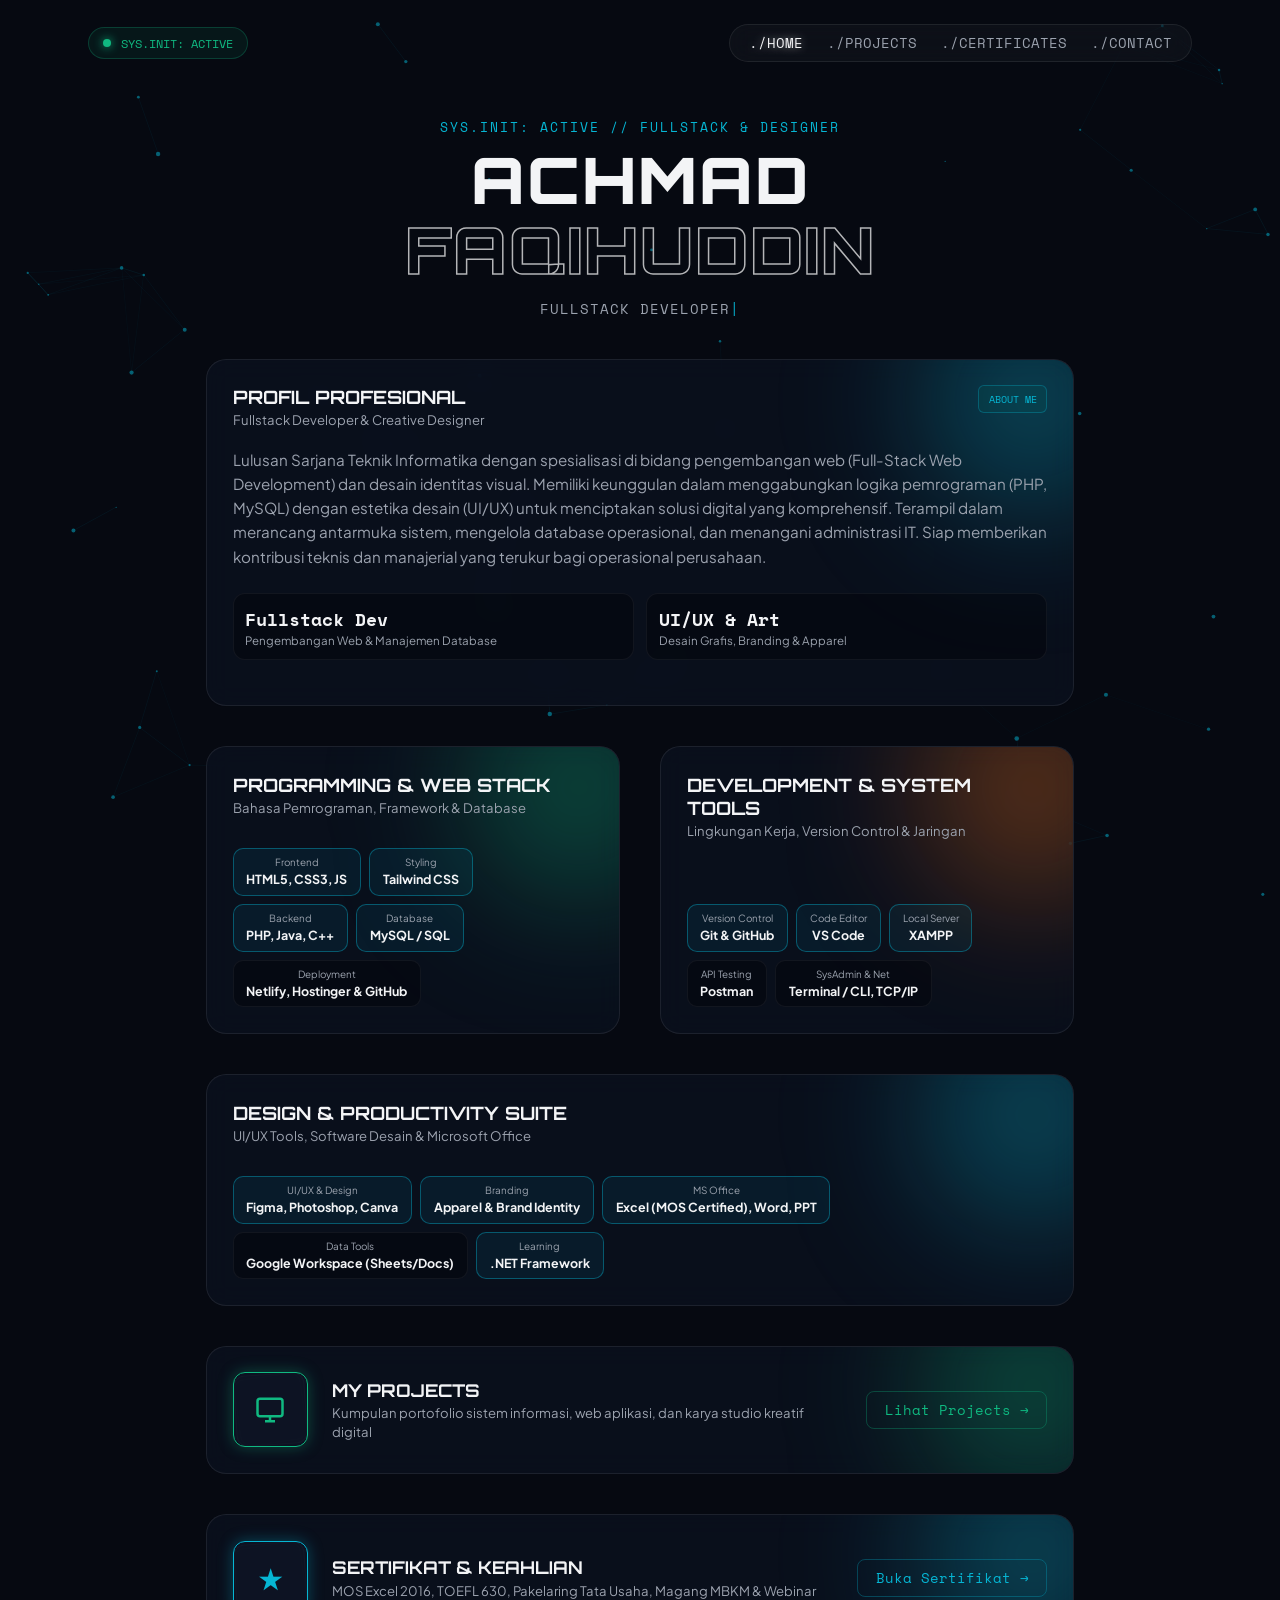
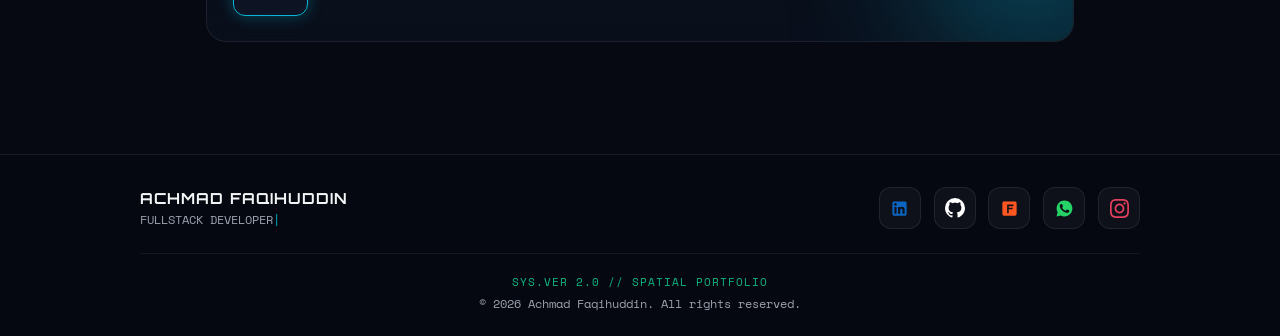
<file: index.html>
<!DOCTYPE html>
<html lang="id">
<head>
  <meta charset="UTF-8">
  <meta name="viewport" content="width=device-width, initial-scale=1.0">
  <title>Achmad Faqihuddin | Portfolio</title>
  <link rel="stylesheet" href="css/style.css">
  <link href="https://fonts.googleapis.com/css2?family=Orbitron:wght@500;700;900&family=Plus+Jakarta+Sans:wght@300;400;600;700&family=Space+Mono:wght@400;700&display=swap" rel="stylesheet">
</head>
<body>

  <!-- Background Cyber Canvas -->
  <canvas id="cyber-canvas"></canvas>

  <!-- Navigation Bar -->
  <header class="top-nav">
    <div class="sys-badge">
      <span class="pulse-dot"></span>
      <span class="sys-text">SYS.INIT: ACTIVE</span>
    </div>

    <nav class="nav-menu">
      <a href="index.html" class="nav-item active">./HOME</a>
      <a href="project.html" class="nav-item">./PROJECTS</a>
      <a href="sertifikat.html" class="nav-item">./CERTIFICATES</a>
      <a href="contact.html" class="nav-item">./CONTACT</a>
    </nav>
  </header>

  <!-- Main Container -->
  <main class="container">
    
    <!-- Hero Header -->
    <section class="hero-section">
      <div class="sub-status">SYS.INIT: ACTIVE // FULLSTACK & DESIGNER</div>
      <h1 class="main-title">
        <span class="solid-title">ACHMAD</span>
        <span class="stroke-title">FAQIHUDDIN</span>
      </h1>
      <p class="hero-desc">
  <span id="typing-text"></span><span class="typing-cursor">|</span>
</p>
    </section>

    <!-- SPATIAL GRID CONTAINER -->
    <section class="spatial-grid">

      <!-- 1. PROFIL CARD (FULL WIDTH) -->
      <div class="spatial-card grid-full-width" data-tilt data-tilt-max="5" data-tilt-speed="800">
        <div class="card-glow glow-cyan"></div>
        <div class="card-head">
          <div class="title-group">
            <h2>PROFIL PROFESIONAL</h2>
            <p>Fullstack Developer & Creative Designer</p>
          </div>
          <div class="gov-badge" style="color: var(--cyan-primary); border-color: rgba(6,182,212,0.3);">ABOUT ME</div>
        </div>
        <p style="color: var(--text-dim); line-height: 1.6; margin-bottom: 1.5rem; font-size: 0.95rem; z-index: 1;">
          Lulusan Sarjana Teknik Informatika dengan spesialisasi di bidang pengembangan web (Full-Stack Web
          Development) dan desain identitas visual. Memiliki keunggulan dalam menggabungkan logika pemrograman (PHP,
          MySQL) dengan estetika desain (UI/UX) untuk menciptakan solusi digital yang komprehensif. Terampil dalam
          merancang antarmuka sistem, mengelola database operasional, dan menangani administrasi IT. Siap memberikan
          kontribusi teknis dan manajerial yang terukur bagi operasional perusahaan.
        </p>
        <div class="stats-container">
          <div class="stat-box">
            <span class="stat-number">Fullstack Dev</span>
            <span class="stat-label">Pengembangan Web & Manajemen Database</span>
          </div>
          <div class="stat-box">
            <span class="stat-number">UI/UX & Art</span>
            <span class="stat-label">Desain Grafis, Branding & Apparel</span>
          </div>
        </div>
      </div>

      <!-- 2. PROGRAMMING & WEB STACK (KOLOM KIRI) -->
      <div class="spatial-card" data-tilt>
        <div class="card-glow glow-emerald"></div>
        <div class="card-head">
          <div class="title-group">
            <h2>PROGRAMMING & WEB STACK</h2>
            <p>Bahasa Pemrograman, Framework & Database</p>
          </div>
        </div>
        <div class="pricing-bar">
          <div class="price-chip highlight"><span>Frontend</span><strong>HTML5, CSS3, JS</strong></div>
          <div class="price-chip highlight"><span>Styling</span><strong>Tailwind CSS</strong></div>
          <div class="price-chip highlight"><span>Backend</span><strong>PHP, Java, C++</strong></div>
          <div class="price-chip highlight"><span>Database</span><strong>MySQL / SQL</strong></div>
          <div class="price-chip"><span>Deployment</span><strong>Netlify, Hostinger & GitHub</strong></div>
        </div>
      </div>

      <!-- 3. DEVELOPMENT & SYSTEM TOOLS (KOLOM KANAN) -->
      <div class="spatial-card" data-tilt>
        <div class="card-glow glow-orange"></div>
        <div class="card-head">
          <div class="title-group">
            <h2>DEVELOPMENT & SYSTEM TOOLS</h2>
            <p>Lingkungan Kerja, Version Control & Jaringan</p>
          </div>
        </div>
        <div class="pricing-bar">
          <div class="price-chip highlight"><span>Version Control</span><strong>Git & GitHub</strong></div>
          <div class="price-chip highlight"><span>Code Editor</span><strong>VS Code</strong></div>
          <div class="price-chip highlight"><span>Local Server</span><strong>XAMPP</strong></div>
          <div class="price-chip"><span>API Testing</span><strong>Postman</strong></div>
          <div class="price-chip"><span>SysAdmin & Net</span><strong>Terminal / CLI, TCP/IP</strong></div>
        </div>
      </div>

      <!-- 4. DESIGN & PRODUCTIVITY SUITE (FULL WIDTH) -->
      <div class="spatial-card grid-full-width" data-tilt>
        <div class="card-glow glow-cyan"></div>
        <div class="card-head">
          <div class="title-group">
            <h2>DESIGN & PRODUCTIVITY SUITE</h2>
            <p>UI/UX Tools, Software Desain & Microsoft Office</p>
          </div>
        </div>
        <div class="pricing-bar">
          <div class="price-chip highlight"><span>UI/UX & Design</span><strong>Figma, Photoshop, Canva</strong></div>
          <div class="price-chip highlight"><span>Branding</span><strong>Apparel & Brand Identity</strong></div>
          <div class="price-chip highlight"><span>MS Office</span><strong>Excel (MOS Certified), Word, PPT</strong></div>
          <div class="price-chip"><span>Data Tools</span><strong>Google Workspace (Sheets/Docs)</strong></div>
          <div class="price-chip" style="border-color: rgba(6, 182, 212, 0.4); background: rgba(6, 182, 212, 0.08);"><span>Learning</span><strong>.NET Framework</strong></div>
        </div>
      </div>

      <!-- 5. TAB: MY PROJECTS -->
      <div class="spatial-card cert-card grid-full-width" data-tilt>
        <div class="card-glow glow-emerald"></div>
        <div class="cert-stack">
          <div class="cert-layer layer-bg-2"></div>
          <div class="cert-layer layer-bg-1"></div>
          <div class="cert-layer layer-front" style="border-color: var(--emerald-primary); box-shadow: 0 0 15px var(--emerald-glow);">
            <div class="cert-icon" style="color: var(--emerald-primary); display: flex; align-items: center; justify-content: center;">
              <svg width="30" height="30" viewBox="0 0 24 24" fill="none" stroke="currentColor" stroke-width="2">
                <rect x="2" y="3" width="20" height="14" rx="2" ry="2"></rect>
                <line x1="8" y1="21" x2="16" y2="21"></line>
                <line x1="12" y1="17" x2="12" y2="21"></line>
              </svg>
            </div>
          </div>
        </div>
        <div class="cert-details">
          <h2>MY PROJECTS</h2>
          <p>Kumpulan portofolio sistem informasi, web aplikasi, dan karya studio kreatif digital</p>
        </div>
        <a href="project.html" class="cert-link" style="border-color: rgba(16, 185, 129, 0.3); color: var(--emerald-primary);">Lihat Projects &rarr;</a>
      </div>

      <!-- 6. TAB: SERTIFIKAT & KEAHLIAN -->
      <div class="spatial-card cert-card grid-full-width" data-tilt>
        <div class="card-glow glow-cyan"></div>
        <div class="cert-stack">
          <div class="cert-layer layer-bg-2"></div>
          <div class="cert-layer layer-bg-1"></div>
          <div class="cert-layer layer-front">
            <div class="cert-icon">★</div>
          </div>
        </div>
        <div class="cert-details">
          <h2>SERTIFIKAT & KEAHLIAN</h2>
          <p>MOS Excel 2016, TOEFL 630, Pakelaring Tata Usaha, Magang MBKM & Webinar</p>
        </div>
        <a href="sertifikat.html" class="cert-link">Buka Sertifikat &rarr;</a>
      </div>

    </section>
  </main>

  <!-- CYBER FOOTER -->
  <footer class="cyber-footer">
    <div class="footer-container">
      
      <!-- BARIS ATAS: BRAND (KIRI) & SOSMED (KANAN) -->
      <div class="footer-top-row">
        <!-- Brand / Identity -->
        <div class="footer-brand">
          <span class="footer-logo">ACHMAD FAQIHUDDIN</span>
          <p>
            <span id="footer-typing-text"></span><span class="typing-cursor">|</span>
          </p>
        </div>

        <!-- Social Media Logos -->
        <div class="footer-links">
          <!-- LinkedIn -->
          <a href="https://www.linkedin.com/in/achmad-faqihuddin-117336386/" target="_blank" rel="noopener" aria-label="LinkedIn" class="social-icon-btn">
            <svg width="19" height="19" viewBox="0 0 24 24" fill="#0A66C2">
              <path d="M19 3a2 2 0 0 1 2 2v14a2 2 0 0 1-2 2H5a2 2 0 0 1-2-2V5a2 2 0 0 1 2-2h14m-.5 15.5v-5.3a3.26 3.26 0 0 0-3.26-3.26c-.85 0-1.84.52-2.28 1.3v-1.11h-2.79v8.37h2.79v-4.93c0-.77.62-1.4 1.39-1.4a1.4 1.4 0 0 1 1.4 1.4v4.93h2.75M6.88 8.56a1.68 1.68 0 0 0 1.68-1.68c0-.93-.75-1.69-1.68-1.69a1.69 1.69 0 0 0-1.69 1.69c0 .93.76 1.68 1.69 1.68m1.39 9.94v-8.37H5.5v8.37h2.77z"/>
            </svg>
          </a>

          <!-- GitHub -->
          <a href="https://github.com/faqihiqih-sys" target="_blank" rel="noopener" aria-label="GitHub" class="social-icon-btn">
            <svg width="24" height="24" viewBox="0 0 24 24" fill="#FFFFFF">
              <path d="M12 2A10 10 0 0 0 2 12c0 4.42 2.87 8.17 6.84 9.5.5.08.66-.23.66-.5v-1.69c-2.77.6-3.36-1.34-3.36-1.34-.46-1.16-1.11-1.47-1.11-1.47-.91-.62.07-.6.07-.6 1 .07 1.53 1.03 1.53 1.03.87 1.52 2.34 1.07 2.91.83.1-.65.35-1.09.63-1.34-2.22-.25-4.55-1.11-4.55-4.92 0-1.11.38-2 1.03-2.71-.1-.25-.45-1.29.1-2.64 0 0 .84-.27 2.75 1.02.79-.22 1.65-.33 2.5-.33.85 0 1.71.11 2.5.33 1.91-1.29 2.75-1.02 2.75-1.02.55 1.35.2 2.39.1 2.64.65.71 1.03 1.6 1.03 2.71 0 3.82-2.34 4.66-4.57 4.91.36.31.69.92.69 1.85V21c0 .27.16.59.67.5C19.14 20.16 22 16.42 22 12A10 10 0 0 0 12 2z"/>
            </svg>
          </a>

          <!-- Fastwork -->
          <a href="https://fastwork.id/user/fqh.qih" target="_blank" rel="noopener" aria-label="Fastwork" class="social-icon-btn">
            <svg width="19" height="19" viewBox="0 0 24 24" fill="#FF5722">
              <path d="M19 3H5c-1.1 0-2 .9-2 2v14c0 1.1.9 2 2 2h14c1.1 0 2-.9 2-2V5c0-1.1-.9-2-2-2zm-2 6h-6v2h5v2h-5v5H9V7h8v2z"/>
            </svg>
          </a>

          <!-- WhatsApp -->
          <a href="https://wa.me/6285930411943" target="_blank" rel="noopener" aria-label="WhatsApp" class="social-icon-btn">
            <svg width="19" height="19" viewBox="0 0 24 24" fill="#25D366">
              <path d="M12.012 2c-5.508 0-9.988 4.479-9.988 9.987 0 1.762.459 3.48 1.332 5.001l-1.416 5.172 5.293-1.388c1.468.8 3.129 1.222 4.779 1.222 5.508 0 9.988-4.479 9.988-9.987 0-5.508-4.48-9.987-9.988-9.987zm5.836 14.125c-.244.688-1.229 1.259-2.008 1.341-.531.056-1.226.1-3.567-.847-2.996-1.213-4.928-4.249-5.078-4.449-.149-.2-1.218-1.623-1.218-3.095 0-1.472.772-2.196 1.046-2.495.274-.299.6-.374.8-.374.2 0 .4.001.574.009.185.008.435-.07.68.518.245.589.835 2.038.908 2.188.073.15.122.324.023.522-.099.199-.149.324-.298.498-.149.175-.313.391-.447.525-.149.149-.304.312-.131.609.173.297.771 1.272 1.656 2.06 1.137 1.012 2.096 1.326 2.394 1.475.298.149.472.124.646-.075.174-.199.746-.872.945-1.171.199-.299.398-.249.671-.149.274.1 1.741.821 2.039.97.298.149.497.224.571.349.074.125.074.723-.17 1.411z"/>
            </svg>
          </a>

          <!-- Instagram -->
          <a href="https://www.instagram.com/neoxs_creative/" target="_blank" rel="noopener" aria-label="Instagram" class="social-icon-btn">
            <svg width="19" height="19" viewBox="0 0 24 24" fill="#E4405F">
              <path d="M12 2.163c3.204 0 3.584.012 4.85.07 3.252.148 4.771 1.691 4.919 4.919.058 1.265.069 1.645.069 4.849 0 3.205-.012 3.584-.069 4.849-.149 3.225-1.664 4.771-4.919 4.919-1.266.058-1.644.07-4.85.07-3.204 0-3.584-.012-4.849-.07-3.26-.149-4.771-1.699-4.919-4.92-.058-1.265-.07-1.644-.07-4.849 0-3.204.013-3.583.07-4.849.149-3.227 1.664-4.771 4.919-4.919 1.266-.057 1.645-.069 4.849-.069zm0-2.163c-3.259 0-3.667.014-4.947.072-4.358.2-6.78 2.618-6.98 6.98-.059 1.281-.073 1.689-.073 4.948 0 3.259.014 3.668.072 4.948.2 4.358 2.618 6.78 6.98 6.98 1.281.058 1.689.072 4.948.072 3.259 0 3.668-.014 4.948-.072 4.354-.2 6.782-2.618 6.979-6.98.059-1.28.073-1.689.073-4.948 0-3.259-.014-3.667-.072-4.947-.196-4.354-2.617-6.78-6.979-6.98-1.281-.059-1.69-.073-4.949-.073zm0 5.838c-3.403 0-6.162 2.759-6.162 6.162s2.759 6.163 6.162 6.163 6.162-2.759 6.162-6.163c0-3.403-2.759-6.162-6.162-6.162zm0 10.162c-2.209 0-4-1.79-4-4 0-2.209 1.791-4 4-4s4 1.791 4 4c0 2.21-1.791 4-4 4zm6.406-11.845c-.796 0-1.441.645-1.441 1.44s.645 1.44 1.441 1.44c.795 0 1.439-.645 1.439-1.44s-.644-1.44-1.439-1.44z"/>
            </svg>
          </a>
        </div>
      </div>

      <!-- BARIS BAWAH: HAK CIPTA & SYSTEM META (TENGAH) -->
      <div class="footer-bottom-row">
        <span class="sys-version">SYS.VER 2.0 // SPATIAL PORTFOLIO</span>
        <p>&copy; 2026 Achmad Faqihuddin. All rights reserved.</p>
      </div>

    </div>
  </footer>

  <!-- Mobile Cyber Dock Navigation -->
  <div class="cyber-dock">
    <a href="index.html" class="dock-btn active" title="Home">
      <svg width="20" height="20" viewBox="0 0 24 24" fill="none" stroke="currentColor" stroke-width="2"><path d="M3 9l9-7 9 7v11a2 2 0 0 1-2 2H5a2 2 0 0 1-2-2z"></path></svg>
    </a>
    <a href="project.html" class="dock-btn" title="Projects">
      <svg width="20" height="20" viewBox="0 0 24 24" fill="none" stroke="currentColor" stroke-width="2"><rect x="2" y="3" width="20" height="14" rx="2" ry="2"></rect><line x1="8" y1="21" x2="16" y2="21"></line><line x1="12" y1="17" x2="12" y2="21"></line></svg>
    </a>
    <a href="sertifikat.html" class="dock-btn" title="Certificates">
      <svg width="20" height="20" viewBox="0 0 24 24" fill="none" stroke="currentColor" stroke-width="2"><polygon points="12 2 15.09 8.26 22 9.27 17 14.14 18.18 21.02 12 17.77 5.82 21.02 7 14.14 2 9.27 8.91 8.26 12 2"></polygon></svg>
    </a>
    <a href="contact.html" class="dock-btn" title="Contact">
      <svg width="20" height="20" viewBox="0 0 24 24" fill="none" stroke="currentColor" stroke-width="2"><path d="M4 4h16c1.1 0 2 .9 2 2v12c0 1.1-.9 2-2 2H4c-1.1 0-2-.9-2-2V6c0-1.1.9-2 2-2z"></path><polyline points="22,6 12,13 2,6"></polyline></svg>
    </a>
  </div>

  <script src="js/java.js"></script>
</body>
</html>
</file>
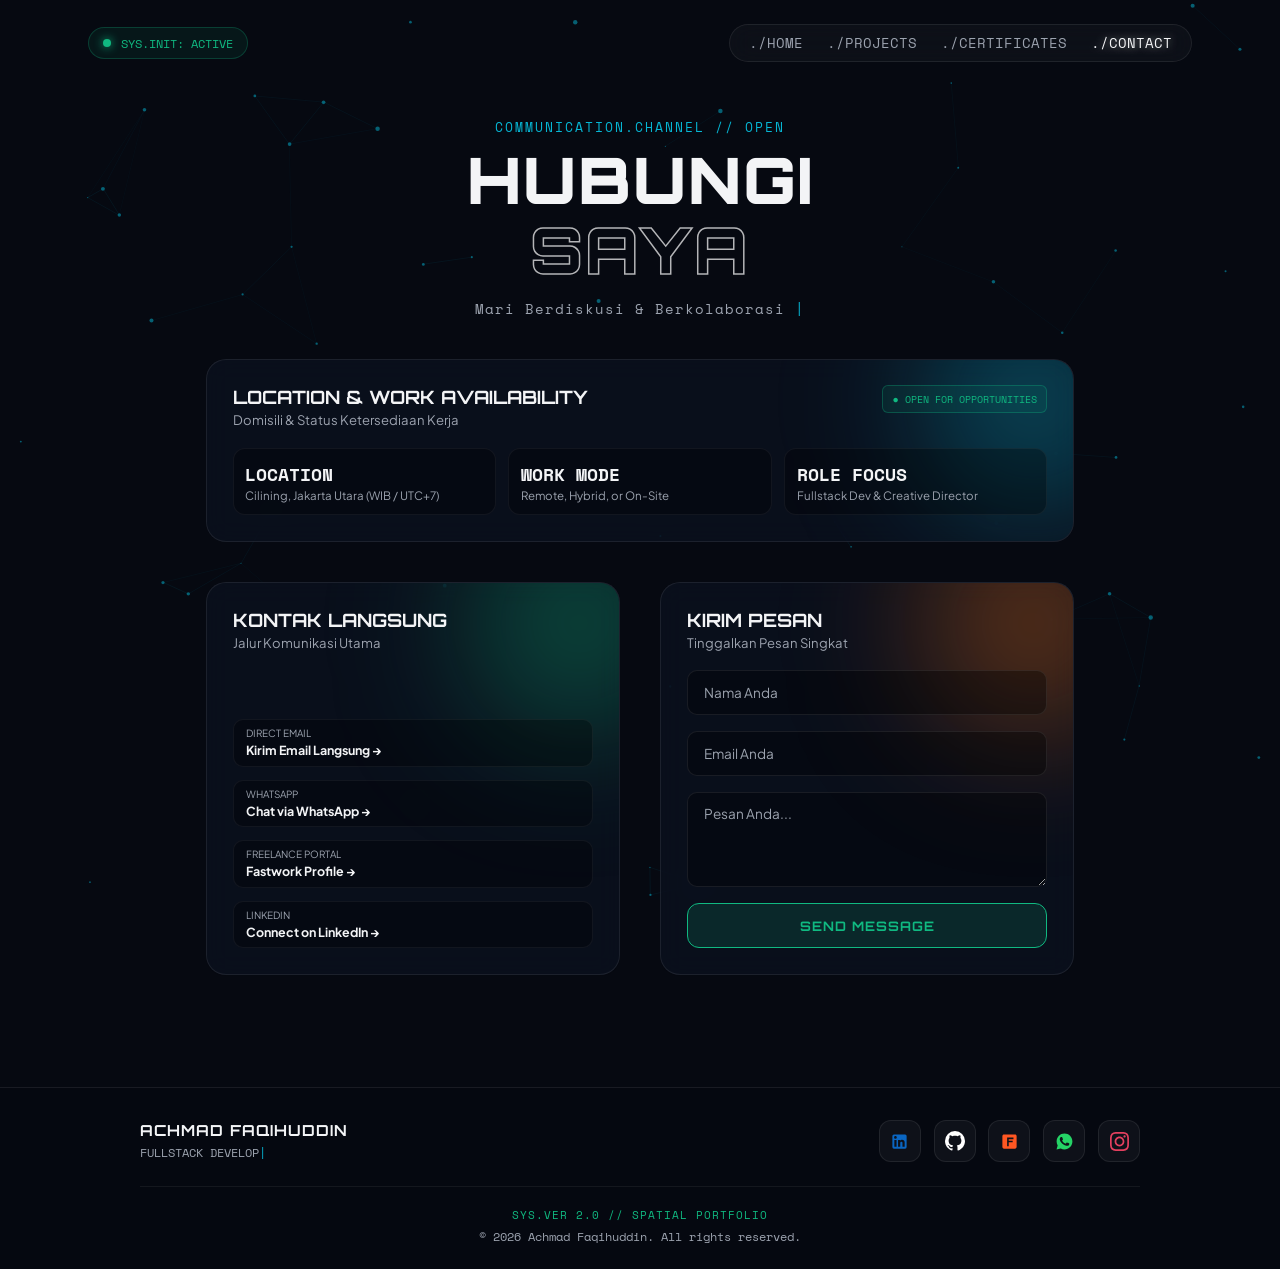
<file: contact.html>
<!DOCTYPE html>
<html lang="id">
<head>
  <meta charset="UTF-8">
  <meta name="viewport" content="width=device-width, initial-scale=1.0">
  <title>Contact | Achmad Faqihuddin</title>
  <link rel="stylesheet" href="css/style.css">
  <link href="https://fonts.googleapis.com/css2?family=Orbitron:wght@500;700;900&family=Plus+Jakarta+Sans:wght@300;400;600;700&family=Space+Mono:wght@400;700&display=swap" rel="stylesheet">
</head>
<body>

  <canvas id="cyber-canvas"></canvas>

  <header class="top-nav">
    <div class="sys-badge">
      <span class="pulse-dot"></span>
      <span class="sys-text">SYS.INIT: ACTIVE</span>
    </div>

    <nav class="nav-menu">
      <a href="index.html" class="nav-item">./HOME</a>
      <a href="project.html" class="nav-item">./PROJECTS</a>
      <a href="sertifikat.html" class="nav-item">./CERTIFICATES</a>
      <a href="contact.html" class="nav-item active">./CONTACT</a>
    </nav>
  </header>

  <main class="container">
    <section class="hero-section">
      <div class="sub-status">COMMUNICATION.CHANNEL // OPEN</div>
      <h1 class="main-title">
        <span class="solid-title">HUBUNGI</span>
        <span class="stroke-title">SAYA</span>
      </h1>
      <p class="hero-desc">Mari Berdiskusi & Berkolaborasi <span class="typing-cursor">|</span></p>
    </section>

    <section class="spatial-grid">

      <!-- 1. CYBER LOCATION & AVAILABILITY CARD -->
      <div class="spatial-card grid-full-width" data-tilt>
        <div class="card-glow glow-cyan"></div>
        <div class="card-head">
          <div class="title-group">
            <h2>LOCATION & WORK AVAILABILITY</h2>
            <p>Domisili & Status Ketersediaan Kerja</p>
          </div>
          <div class="gov-badge" style="color: var(--emerald-primary); border-color: rgba(16,185,129,0.3); background: rgba(16,185,129,0.08);">
            ● OPEN FOR OPPORTUNITIES
          </div>
        </div>

        <div class="stats-container" style="grid-template-columns: repeat(3, 1fr); margin-bottom: 0;">
          <div class="stat-box">
            <span class="stat-number">LOCATION</span>
            <span class="stat-label">Cilining, Jakarta Utara (WIB / UTC+7)</span>
          </div>
          <div class="stat-box">
            <span class="stat-number">WORK MODE</span>
            <span class="stat-label">Remote, Hybrid, or On-Site</span>
          </div>
          <div class="stat-box">
            <span class="stat-number">ROLE FOCUS</span>
            <span class="stat-label">Fullstack Dev & Creative Director</span>
          </div>
        </div>
      </div>

      <!-- 2. KONTAK LANGSUNG & PORTAL -->
      <div class="spatial-card" data-tilt>
        <div class="card-glow glow-emerald"></div>
        <div class="card-head">
          <div class="title-group">
            <h2>KONTAK LANGSUNG</h2>
            <p>Jalur Komunikasi Utama</p>
          </div>
        </div>
        
        <div class="pricing-bar" style="flex-direction: column; gap: 0.8rem; width: 100%;">
          <a href="mailto:emailAnda@gmail.com" class="price-chip" style="text-decoration: none; text-align: left;">
            <span>DIRECT EMAIL</span>
            <strong>Kirim Email Langsung &rarr;</strong>
          </a>

          <a href="https://wa.me/628xxxxxxxxxx" target="_blank" rel="noopener" class="price-chip" style="text-decoration: none; text-align: left;">
            <span>WHATSAPP</span>
            <strong>Chat via WhatsApp &rarr;</strong>
          </a>

          <a href="https://fastwork.id/user/fqh.qih" target="_blank" rel="noopener" class="price-chip" style="text-decoration: none; text-align: left;">
            <span>FREELANCE PORTAL</span>
            <strong>Fastwork Profile &rarr;</strong>
          </a>

          <a href="https://www.linkedin.com/in/achmad-faqihuddin-117336386/" target="_blank" rel="noopener" class="price-chip" style="text-decoration: none; text-align: left;">
            <span>LINKEDIN</span>
            <strong>Connect on LinkedIn &rarr;</strong>
          </a>
        </div>
      </div>

      <!-- 3. FORM KIRIM PESAN -->
      <div class="spatial-card" data-tilt>
        <div class="card-glow glow-orange"></div>
        <div class="card-head">
          <div class="title-group">
            <h2>KIRIM PESAN</h2>
            <p>Tinggalkan Pesan Singkat</p>
          </div>
        </div>

        <form id="contact-form" style="display: flex; flex-direction: column; gap: 1rem; z-index: 1; width: 100%;">
          <input type="text" placeholder="Nama Anda" required class="cyber-input">
          <input type="email" placeholder="Email Anda" required class="cyber-input">
          <textarea rows="4" placeholder="Pesan Anda..." required class="cyber-input"></textarea>
          <button type="submit" class="cyber-btn btn-live">SEND MESSAGE</button>
        </form>
      </div>

    </section>
  </main>

<!-- CYBER FOOTER -->
  <footer class="cyber-footer">
    <div class="footer-container">
      
      <!-- BARIS ATAS: BRAND (KIRI) & SOSMED (KANAN) -->
      <div class="footer-top-row">
        <!-- Brand / Identity -->
        <div class="footer-brand">
          <span class="footer-logo">ACHMAD FAQIHUDDIN</span>
          <p>
            <span id="footer-typing-text"></span><span class="typing-cursor">|</span>
          </p>
        </div>

        <!-- Social Media Logos -->
        <div class="footer-links">
          <!-- LinkedIn -->
          <a href="https://www.linkedin.com/in/achmad-faqihuddin-117336386/" target="_blank" rel="noopener" aria-label="LinkedIn" class="social-icon-btn">
            <svg width="19" height="19" viewBox="0 0 24 24" fill="#0A66C2">
              <path d="M19 3a2 2 0 0 1 2 2v14a2 2 0 0 1-2 2H5a2 2 0 0 1-2-2V5a2 2 0 0 1 2-2h14m-.5 15.5v-5.3a3.26 3.26 0 0 0-3.26-3.26c-.85 0-1.84.52-2.28 1.3v-1.11h-2.79v8.37h2.79v-4.93c0-.77.62-1.4 1.39-1.4a1.4 1.4 0 0 1 1.4 1.4v4.93h2.75M6.88 8.56a1.68 1.68 0 0 0 1.68-1.68c0-.93-.75-1.69-1.68-1.69a1.69 1.69 0 0 0-1.69 1.69c0 .93.76 1.68 1.69 1.68m1.39 9.94v-8.37H5.5v8.37h2.77z"/>
            </svg>
          </a>

          <!-- GitHub -->
          <a href="https://github.com/faqihiqih-sys" target="_blank" rel="noopener" aria-label="GitHub" class="social-icon-btn">
            <svg width="24" height="24" viewBox="0 0 24 24" fill="#FFFFFF">
              <path d="M12 2A10 10 0 0 0 2 12c0 4.42 2.87 8.17 6.84 9.5.5.08.66-.23.66-.5v-1.69c-2.77.6-3.36-1.34-3.36-1.34-.46-1.16-1.11-1.47-1.11-1.47-.91-.62.07-.6.07-.6 1 .07 1.53 1.03 1.53 1.03.87 1.52 2.34 1.07 2.91.83.1-.65.35-1.09.63-1.34-2.22-.25-4.55-1.11-4.55-4.92 0-1.11.38-2 1.03-2.71-.1-.25-.45-1.29.1-2.64 0 0 .84-.27 2.75 1.02.79-.22 1.65-.33 2.5-.33.85 0 1.71.11 2.5.33 1.91-1.29 2.75-1.02 2.75-1.02.55 1.35.2 2.39.1 2.64.65.71 1.03 1.6 1.03 2.71 0 3.82-2.34 4.66-4.57 4.91.36.31.69.92.69 1.85V21c0 .27.16.59.67.5C19.14 20.16 22 16.42 22 12A10 10 0 0 0 12 2z"/>
            </svg>
          </a>

          <!-- Fastwork -->
          <a href="https://fastwork.id/user/fqh.qih" target="_blank" rel="noopener" aria-label="Fastwork" class="social-icon-btn">
            <svg width="19" height="19" viewBox="0 0 24 24" fill="#FF5722">
              <path d="M19 3H5c-1.1 0-2 .9-2 2v14c0 1.1.9 2 2 2h14c1.1 0 2-.9 2-2V5c0-1.1-.9-2-2-2zm-2 6h-6v2h5v2h-5v5H9V7h8v2z"/>
            </svg>
          </a>

          <!-- WhatsApp -->
          <a href="https://wa.me/6285930411943" target="_blank" rel="noopener" aria-label="WhatsApp" class="social-icon-btn">
            <svg width="19" height="19" viewBox="0 0 24 24" fill="#25D366">
              <path d="M12.012 2c-5.508 0-9.988 4.479-9.988 9.987 0 1.762.459 3.48 1.332 5.001l-1.416 5.172 5.293-1.388c1.468.8 3.129 1.222 4.779 1.222 5.508 0 9.988-4.479 9.988-9.987 0-5.508-4.48-9.987-9.988-9.987zm5.836 14.125c-.244.688-1.229 1.259-2.008 1.341-.531.056-1.226.1-3.567-.847-2.996-1.213-4.928-4.249-5.078-4.449-.149-.2-1.218-1.623-1.218-3.095 0-1.472.772-2.196 1.046-2.495.274-.299.6-.374.8-.374.2 0 .4.001.574.009.185.008.435-.07.68.518.245.589.835 2.038.908 2.188.073.15.122.324.023.522-.099.199-.149.324-.298.498-.149.175-.313.391-.447.525-.149.149-.304.312-.131.609.173.297.771 1.272 1.656 2.06 1.137 1.012 2.096 1.326 2.394 1.475.298.149.472.124.646-.075.174-.199.746-.872.945-1.171.199-.299.398-.249.671-.149.274.1 1.741.821 2.039.97.298.149.497.224.571.349.074.125.074.723-.17 1.411z"/>
            </svg>
          </a>

          <!-- Instagram -->
          <a href="https://www.instagram.com/neoxs_creative/" target="_blank" rel="noopener" aria-label="Instagram" class="social-icon-btn">
            <svg width="19" height="19" viewBox="0 0 24 24" fill="#E4405F">
              <path d="M12 2.163c3.204 0 3.584.012 4.85.07 3.252.148 4.771 1.691 4.919 4.919.058 1.265.069 1.645.069 4.849 0 3.205-.012 3.584-.069 4.849-.149 3.225-1.664 4.771-4.919 4.919-1.266.058-1.644.07-4.85.07-3.204 0-3.584-.012-4.849-.07-3.26-.149-4.771-1.699-4.919-4.92-.058-1.265-.07-1.644-.07-4.849 0-3.204.013-3.583.07-4.849.149-3.227 1.664-4.771 4.919-4.919 1.266-.057 1.645-.069 4.849-.069zm0-2.163c-3.259 0-3.667.014-4.947.072-4.358.2-6.78 2.618-6.98 6.98-.059 1.281-.073 1.689-.073 4.948 0 3.259.014 3.668.072 4.948.2 4.358 2.618 6.78 6.98 6.98 1.281.058 1.689.072 4.948.072 3.259 0 3.668-.014 4.948-.072 4.354-.2 6.782-2.618 6.979-6.98.059-1.28.073-1.689.073-4.948 0-3.259-.014-3.667-.072-4.947-.196-4.354-2.617-6.78-6.979-6.98-1.281-.059-1.69-.073-4.949-.073zm0 5.838c-3.403 0-6.162 2.759-6.162 6.162s2.759 6.163 6.162 6.163 6.162-2.759 6.162-6.163c0-3.403-2.759-6.162-6.162-6.162zm0 10.162c-2.209 0-4-1.79-4-4 0-2.209 1.791-4 4-4s4 1.791 4 4c0 2.21-1.791 4-4 4zm6.406-11.845c-.796 0-1.441.645-1.441 1.44s.645 1.44 1.441 1.44c.795 0 1.439-.645 1.439-1.44s-.644-1.44-1.439-1.44z"/>
            </svg>
          </a>
        </div>
      </div>

      <!-- BARIS BAWAH: HAK CIPTA & SYSTEM META (TENGAH) -->
      <div class="footer-bottom-row">
        <span class="sys-version">SYS.VER 2.0 // SPATIAL PORTFOLIO</span>
        <p>&copy; 2026 Achmad Faqihuddin. All rights reserved.</p>
      </div>

    </div>
  </footer>

  <!-- Mobile Cyber Dock Navigation -->
    <div class="cyber-dock">
    <a href="index.html" class="dock-btn" title="Home">
      <svg width="20" height="20" viewBox="0 0 24 24" fill="none" stroke="currentColor" stroke-width="2"><path d="M3 9l9-7 9 7v11a2 2 0 0 1-2 2H5a2 2 0 0 1-2-2z"></path></svg>
    </a>
    <a href="project.html" class="dock-btn" title="Projects">
      <svg width="20" height="20" viewBox="0 0 24 24" fill="none" stroke="currentColor" stroke-width="2"><rect x="2" y="3" width="20" height="14" rx="2" ry="2"></rect><line x1="8" y1="21" x2="16" y2="21"></line><line x1="12" y1="17" x2="12" y2="21"></line></svg>
    </a>
    <a href="sertifikat.html" class="dock-btn" title="Certificates">
      <svg width="20" height="20" viewBox="0 0 24 24" fill="none" stroke="currentColor" stroke-width="2"><polygon points="12 2 15.09 8.26 22 9.27 17 14.14 18.18 21.02 12 17.77 5.82 21.02 7 14.14 2 9.27 8.91 8.26 12 2"></polygon></svg>
    </a>
    <a href="contact.html" class="dock-btn active" title="Contact">
      <svg width="20" height="20" viewBox="0 0 24 24" fill="none" stroke="currentColor" stroke-width="2"><path d="M4 4h16c1.1 0 2 .9 2 2v12c0 1.1-.9 2-2 2H4c-1.1 0-2-.9-2-2V6c0-1.1.9-2 2-2z"></path><polyline points="22,6 12,13 2,6"></polyline></svg>
    </a>
  </div>


  <script src="js/java.js"></script>
</body>
</html>
</file>
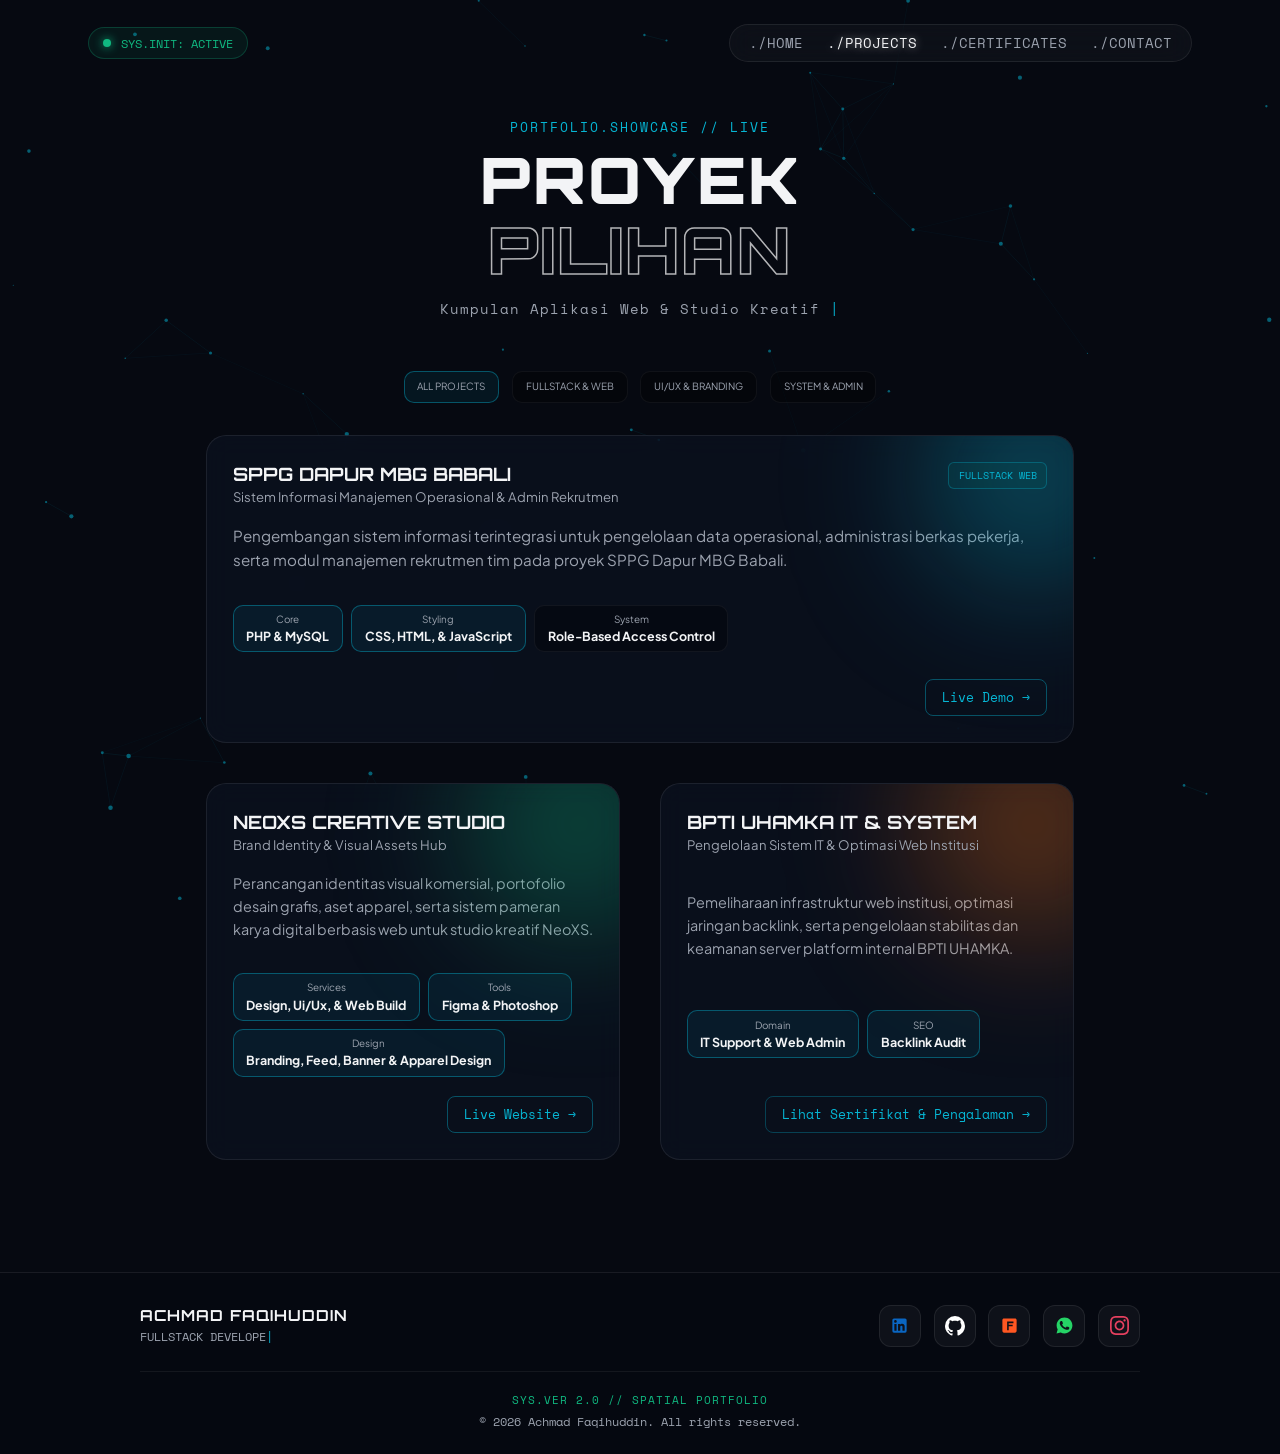
<file: project.html>
<!DOCTYPE html>
<html lang="id">
<head>
  <meta charset="UTF-8">
  <meta name="viewport" content="width=device-width, initial-scale=1.0">
  <title>Projects | Achmad Faqihuddin</title>
  <link rel="stylesheet" href="css/style.css">
  <link href="https://fonts.googleapis.com/css2?family=Orbitron:wght@500;700;900&family=Plus+Jakarta+Sans:wght@300;400;600;700&family=Space+Mono:wght@400;700&display=swap" rel="stylesheet">
</head>
<body>

  <canvas id="cyber-canvas"></canvas>

  <header class="top-nav">
    <div class="sys-badge">
      <span class="pulse-dot"></span>
      <span class="sys-text">SYS.INIT: ACTIVE</span>
    </div>

    <nav class="nav-menu">
      <a href="index.html" class="nav-item">./HOME</a>
      <a href="project.html" class="nav-item active">./PROJECTS</a>
      <a href="sertifikat.html" class="nav-item">./CERTIFICATES</a>
      <a href="contact.html" class="nav-item">./CONTACT</a>
    </nav>
  </header>

  <main class="container">
    <section class="hero-section">
      <div class="sub-status">PORTFOLIO.SHOWCASE // LIVE</div>
      <h1 class="main-title">
        <span class="solid-title">PROYEK</span>
        <span class="stroke-title">PILIHAN</span>
      </h1>
      <p class="hero-desc">Kumpulan Aplikasi Web & Studio Kreatif <span class="typing-cursor">|</span></p>
    </section>

    <!-- FILTER BAR / KATEGORI PROYEK -->
    <div class="pricing-bar filter-bar" style="margin-bottom: 2rem; justify-content: center; gap: 0.8rem; cursor: pointer;">
      <div class="price-chip filter-btn highlight" data-filter="all"><span>ALL PROJECTS</span></div>
      <div class="price-chip filter-btn" data-filter="web"><span>FULLSTACK & WEB</span></div>
      <div class="price-chip filter-btn" data-filter="design"><span>UI/UX & BRANDING</span></div>
      <div class="price-chip filter-btn" data-filter="system"><span>SYSTEM & ADMIN</span></div>
    </div>

    <!-- PROJECT GRID CONTAINER -->
    <section class="spatial-grid">

      <!-- 1. SPPG DAPUR MBG BABALI (WEB DEMO PUBLIK) -->
      <div class="spatial-card grid-full-width" data-category="web" data-tilt>
        <div class="card-glow glow-cyan"></div>
        <div class="card-head">
          <div class="title-group">
            <h2>SPPG DAPUR MBG BABALI</h2>
            <p>Sistem Informasi Manajemen Operasional & Admin Rekrutmen</p>
          </div>
          <div class="gov-badge" style="color: var(--cyan-primary); border-color: rgba(6,182,212,0.3);">FULLSTACK WEB</div>
        </div>

        <p style="color: var(--text-dim); line-height: 1.6; margin-bottom: 1.2rem; font-size: 0.95rem;">
          Pengembangan sistem informasi terintegrasi untuk pengelolaan data operasional, administrasi berkas pekerja, serta modul manajemen rekrutmen tim pada proyek SPPG Dapur MBG Babali.
        </p>

        <div class="pricing-bar" style="margin-bottom: 1.2rem;">
          <div class="price-chip highlight"><span>Core</span><strong>PHP & MySQL</strong></div>
          <div class="price-chip highlight"><span>Styling</span><strong>CSS, HTML, & JavaScript</strong></div>
          <div class="price-chip"><span>System</span><strong>Role-Based Access Control</strong></div>
        </div>

        <!-- Tombol langsung ke Web Demo Publik -->
        <div style="display: flex; gap: 0.8rem; margin-top: 0.5rem; z-index: 2;">
          <a href="https://dapurbabali-demo.42web.io/public/index.html?i=1" target="_blank" rel="noopener" class="cert-link" style="padding: 0.5rem 1rem; font-size: 0.8rem; border-color: rgba(6, 182, 212, 0.4); color: var(--cyan-primary);">
            Live Demo &rarr;
          </a>
        </div>
      </div>

      <!-- 2. NEOXS CREATIVE STUDIO (JASA CREATIVE) -->
      <div class="spatial-card" data-category="design" data-tilt>
        <div class="card-glow glow-emerald"></div>
        <div class="card-head">
          <div class="title-group">
            <h2>NEOXS CREATIVE STUDIO</h2>
            <p>Brand Identity & Visual Assets Hub</p>
          </div>
        </div>

        <p style="color: var(--text-dim); line-height: 1.6; margin-bottom: 1.2rem; font-size: 0.9rem;">
          Perancangan identitas visual komersial, portofolio desain grafis, aset apparel, serta sistem pameran karya digital berbasis web untuk studio kreatif NeoXS.
        </p>

        <div class="pricing-bar" style="margin-bottom: 1.2rem;">
          <div class="price-chip highlight"><span>Services</span><strong>Design, Ui/Ux, & Web Build</strong></div>
          <div class="price-chip highlight"><span>Tools</span><strong>Figma & Photoshop</strong></div>
          <div class="price-chip highlight"><span>Design</span><strong>Branding, Feed, Banner & Apparel Design</strong></div>
        </div>

        <div style="display: flex; gap: 0.8rem; z-index: 2; flex-wrap: wrap;">
          <a href="https://neoxscreative.netlify.app/" target="_blank" rel="noopener" class="cert-link" style="padding: 0.5rem 1rem; font-size: 0.8rem; border-color: rgba(6, 182, 212, 0.4); color: var(--cyan-primary);">
  Live Website &rarr;
</a>
        </div>
      </div>

      <!-- 3. BPTI UHAMKA IT & SYSTEM (VERIFIKASI SERTIFIKAT) -->
      <div class="spatial-card" data-category="system" data-tilt>
        <div class="card-glow glow-orange"></div>
        <div class="card-head">
          <div class="title-group">
            <h2>BPTI UHAMKA IT & SYSTEM</h2>
            <p>Pengelolaan Sistem IT & Optimasi Web Institusi</p>
          </div>
        </div>

        <p style="color: var(--text-dim); line-height: 1.6; margin-bottom: 1.2rem; font-size: 0.9rem;">
          Pemeliharaan infrastruktur web institusi, optimasi jaringan backlink, serta pengelolaan stabilitas dan keamanan server platform internal BPTI UHAMKA.
        </p>

        <div class="pricing-bar" style="margin-bottom: 1.2rem;">
          <div class="price-chip highlight"><span>Domain</span><strong>IT Support & Web Admin</strong></div>
          <div class="price-chip highlight"><span>SEO</span><strong>Backlink Audit</strong></div>
        </div>

        <!-- Tombol Diarahkan ke Sertifikat & Keahlian -->
        <div style="display: flex; gap: 0.8rem; z-index: 2;">
          <a href="sertifikat.html" class="cert-link" style="padding: 0.5rem 1rem; font-size: 0.8rem;">
            Lihat Sertifikat & Pengalaman &rarr;
          </a>
        </div>
      </div>

    </section>
  </main>

  <!-- CYBER FOOTER -->
  <footer class="cyber-footer">
    <div class="footer-container">
      
      <!-- BARIS ATAS: BRAND (KIRI) & SOSMED (KANAN) -->
      <div class="footer-top-row">
        <!-- Brand / Identity -->
        <div class="footer-brand">
          <span class="footer-logo">ACHMAD FAQIHUDDIN</span>
          <p>
            <span id="footer-typing-text"></span><span class="typing-cursor">|</span>
          </p>
        </div>

        <!-- Social Media Logos -->
        <div class="footer-links">
          <!-- LinkedIn -->
          <a href="https://www.linkedin.com/in/achmad-faqihuddin-117336386/" target="_blank" rel="noopener" aria-label="LinkedIn" class="social-icon-btn">
            <svg width="19" height="19" viewBox="0 0 24 24" fill="#0A66C2">
              <path d="M19 3a2 2 0 0 1 2 2v14a2 2 0 0 1-2 2H5a2 2 0 0 1-2-2V5a2 2 0 0 1 2-2h14m-.5 15.5v-5.3a3.26 3.26 0 0 0-3.26-3.26c-.85 0-1.84.52-2.28 1.3v-1.11h-2.79v8.37h2.79v-4.93c0-.77.62-1.4 1.39-1.4a1.4 1.4 0 0 1 1.4 1.4v4.93h2.75M6.88 8.56a1.68 1.68 0 0 0 1.68-1.68c0-.93-.75-1.69-1.68-1.69a1.69 1.69 0 0 0-1.69 1.69c0 .93.76 1.68 1.69 1.68m1.39 9.94v-8.37H5.5v8.37h2.77z"/>
            </svg>
          </a>

          <!-- GitHub -->
          <a href="https://github.com/faqihiqih-sys" target="_blank" rel="noopener" aria-label="GitHub" class="social-icon-btn">
            <svg width="24" height="24" viewBox="0 0 24 24" fill="#FFFFFF">
              <path d="M12 2A10 10 0 0 0 2 12c0 4.42 2.87 8.17 6.84 9.5.5.08.66-.23.66-.5v-1.69c-2.77.6-3.36-1.34-3.36-1.34-.46-1.16-1.11-1.47-1.11-1.47-.91-.62.07-.6.07-.6 1 .07 1.53 1.03 1.53 1.03.87 1.52 2.34 1.07 2.91.83.1-.65.35-1.09.63-1.34-2.22-.25-4.55-1.11-4.55-4.92 0-1.11.38-2 1.03-2.71-.1-.25-.45-1.29.1-2.64 0 0 .84-.27 2.75 1.02.79-.22 1.65-.33 2.5-.33.85 0 1.71.11 2.5.33 1.91-1.29 2.75-1.02 2.75-1.02.55 1.35.2 2.39.1 2.64.65.71 1.03 1.6 1.03 2.71 0 3.82-2.34 4.66-4.57 4.91.36.31.69.92.69 1.85V21c0 .27.16.59.67.5C19.14 20.16 22 16.42 22 12A10 10 0 0 0 12 2z"/>
            </svg>
          </a>

          <!-- Fastwork -->
          <a href="https://fastwork.id/user/fqh.qih" target="_blank" rel="noopener" aria-label="Fastwork" class="social-icon-btn">
            <svg width="19" height="19" viewBox="0 0 24 24" fill="#FF5722">
              <path d="M19 3H5c-1.1 0-2 .9-2 2v14c0 1.1.9 2 2 2h14c1.1 0 2-.9 2-2V5c0-1.1-.9-2-2-2zm-2 6h-6v2h5v2h-5v5H9V7h8v2z"/>
            </svg>
          </a>

          <!-- WhatsApp -->
          <a href="https://wa.me/6285930411943" target="_blank" rel="noopener" aria-label="WhatsApp" class="social-icon-btn">
            <svg width="19" height="19" viewBox="0 0 24 24" fill="#25D366">
              <path d="M12.012 2c-5.508 0-9.988 4.479-9.988 9.987 0 1.762.459 3.48 1.332 5.001l-1.416 5.172 5.293-1.388c1.468.8 3.129 1.222 4.779 1.222 5.508 0 9.988-4.479 9.988-9.987 0-5.508-4.48-9.987-9.988-9.987zm5.836 14.125c-.244.688-1.229 1.259-2.008 1.341-.531.056-1.226.1-3.567-.847-2.996-1.213-4.928-4.249-5.078-4.449-.149-.2-1.218-1.623-1.218-3.095 0-1.472.772-2.196 1.046-2.495.274-.299.6-.374.8-.374.2 0 .4.001.574.009.185.008.435-.07.68.518.245.589.835 2.038.908 2.188.073.15.122.324.023.522-.099.199-.149.324-.298.498-.149.175-.313.391-.447.525-.149.149-.304.312-.131.609.173.297.771 1.272 1.656 2.06 1.137 1.012 2.096 1.326 2.394 1.475.298.149.472.124.646-.075.174-.199.746-.872.945-1.171.199-.299.398-.249.671-.149.274.1 1.741.821 2.039.97.298.149.497.224.571.349.074.125.074.723-.17 1.411z"/>
            </svg>
          </a>

          <!-- Instagram -->
          <a href="https://www.instagram.com/neoxs_creative/" target="_blank" rel="noopener" aria-label="Instagram" class="social-icon-btn">
            <svg width="19" height="19" viewBox="0 0 24 24" fill="#E4405F">
              <path d="M12 2.163c3.204 0 3.584.012 4.85.07 3.252.148 4.771 1.691 4.919 4.919.058 1.265.069 1.645.069 4.849 0 3.205-.012 3.584-.069 4.849-.149 3.225-1.664 4.771-4.919 4.919-1.266.058-1.644.07-4.85.07-3.204 0-3.584-.012-4.849-.07-3.26-.149-4.771-1.699-4.919-4.92-.058-1.265-.07-1.644-.07-4.849 0-3.204.013-3.583.07-4.849.149-3.227 1.664-4.771 4.919-4.919 1.266-.057 1.645-.069 4.849-.069zm0-2.163c-3.259 0-3.667.014-4.947.072-4.358.2-6.78 2.618-6.98 6.98-.059 1.281-.073 1.689-.073 4.948 0 3.259.014 3.668.072 4.948.2 4.358 2.618 6.78 6.98 6.98 1.281.058 1.689.072 4.948.072 3.259 0 3.668-.014 4.948-.072 4.354-.2 6.782-2.618 6.979-6.98.059-1.28.073-1.689.073-4.948 0-3.259-.014-3.667-.072-4.947-.196-4.354-2.617-6.78-6.979-6.98-1.281-.059-1.69-.073-4.949-.073zm0 5.838c-3.403 0-6.162 2.759-6.162 6.162s2.759 6.163 6.162 6.163 6.162-2.759 6.162-6.163c0-3.403-2.759-6.162-6.162-6.162zm0 10.162c-2.209 0-4-1.79-4-4 0-2.209 1.791-4 4-4s4 1.791 4 4c0 2.21-1.791 4-4 4zm6.406-11.845c-.796 0-1.441.645-1.441 1.44s.645 1.44 1.441 1.44c.795 0 1.439-.645 1.439-1.44s-.644-1.44-1.439-1.44z"/>
            </svg>
          </a>
        </div>
      </div>

      <!-- BARIS BAWAH: HAK CIPTA & SYSTEM META (TENGAH) -->
      <div class="footer-bottom-row">
        <span class="sys-version">SYS.VER 2.0 // SPATIAL PORTFOLIO</span>
        <p>&copy; 2026 Achmad Faqihuddin. All rights reserved.</p>
      </div>

    </div>
  </footer>

   <!-- Mobile Cyber Dock Navigation -->
   <div class="cyber-dock">
    <a href="index.html" class="dock-btn" title="Home">
      <svg width="20" height="20" viewBox="0 0 24 24" fill="none" stroke="currentColor" stroke-width="2"><path d="M3 9l9-7 9 7v11a2 2 0 0 1-2 2H5a2 2 0 0 1-2-2z"></path></svg>
    </a>
    <a href="project.html" class="dock-btn active" title="Projects">
      <svg width="20" height="20" viewBox="0 0 24 24" fill="none" stroke="currentColor" stroke-width="2"><rect x="2" y="3" width="20" height="14" rx="2" ry="2"></rect><line x1="8" y1="21" x2="16" y2="21"></line><line x1="12" y1="17" x2="12" y2="21"></line></svg>
    </a>
    <a href="sertifikat.html" class="dock-btn" title="Certificates">
      <svg width="20" height="20" viewBox="0 0 24 24" fill="none" stroke="currentColor" stroke-width="2"><polygon points="12 2 15.09 8.26 22 9.27 17 14.14 18.18 21.02 12 17.77 5.82 21.02 7 14.14 2 9.27 8.91 8.26 12 2"></polygon></svg>
    </a>
    <a href="contact.html" class="dock-btn" title="Contact">
      <svg width="20" height="20" viewBox="0 0 24 24" fill="none" stroke="currentColor" stroke-width="2"><path d="M4 4h16c1.1 0 2 .9 2 2v12c0 1.1-.9 2-2 2H4c-1.1 0-2-.9-2-2V6c0-1.1.9-2 2-2z"></path><polyline points="22,6 12,13 2,6"></polyline></svg>
    </a>
  </div>

  <script src="js/java.js"></script>
</body>
</html>
</file>
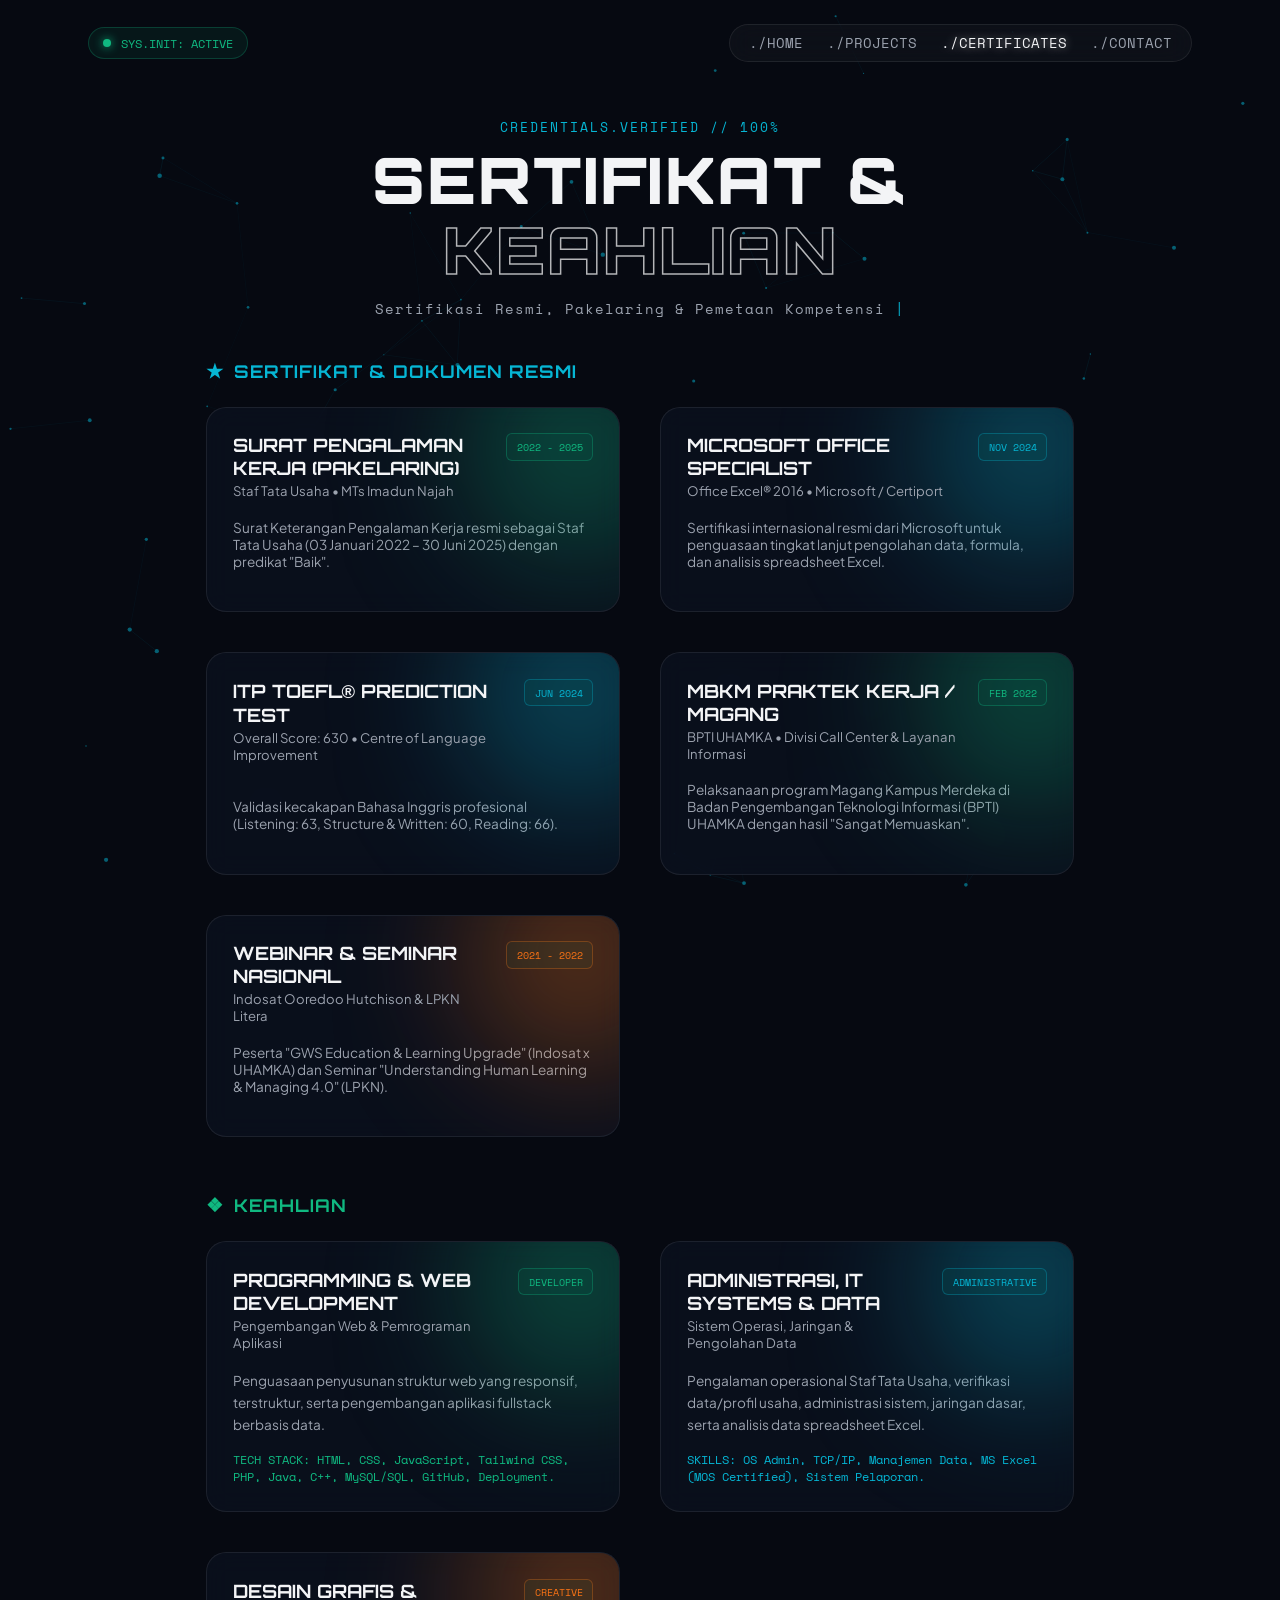
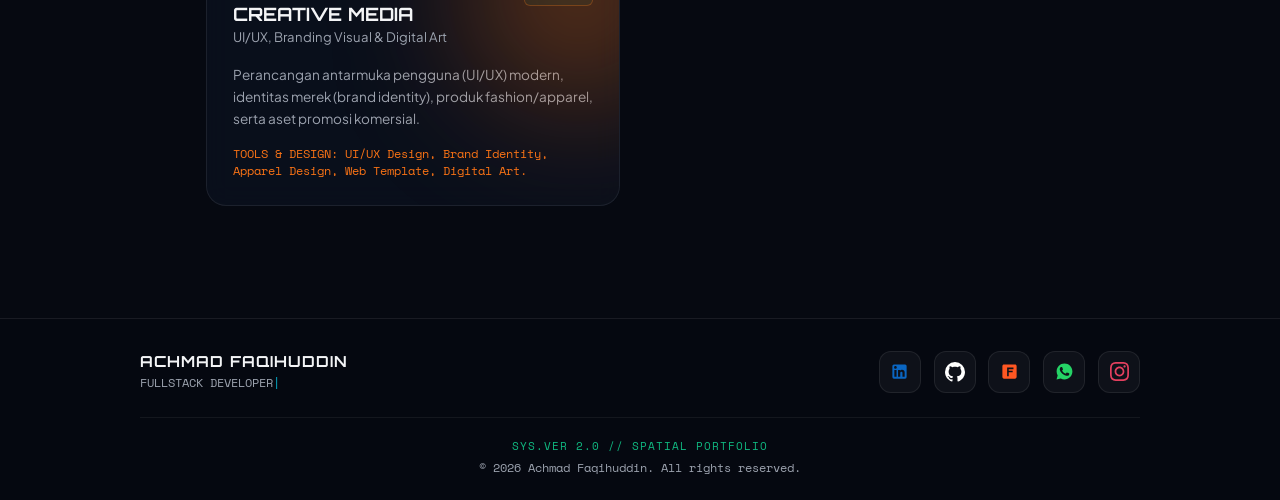
<file: sertifikat.html>
<!DOCTYPE html>
<html lang="id">
<head>
  <meta charset="UTF-8">
  <meta name="viewport" content="width=device-width, initial-scale=1.0">
  <title>Certificates & Skills | Achmad Faqihuddin</title>
  <link rel="stylesheet" href="css/style.css">
  <link href="https://fonts.googleapis.com/css2?family=Orbitron:wght@500;700;900&family=Plus+Jakarta+Sans:wght@300;400;600;700&family=Space+Mono:wght@400;700&display=swap" rel="stylesheet">
</head>
<body>

  <canvas id="cyber-canvas"></canvas>

  <header class="top-nav">
    <div class="sys-badge">
      <span class="pulse-dot"></span>
      <span class="sys-text">SYS.INIT: ACTIVE</span>
    </div>

    <nav class="nav-menu">
      <a href="index.html" class="nav-item">./HOME</a>
      <a href="project.html" class="nav-item">./PROJECTS</a>
      <a href="sertifikat.html" class="nav-item active">./CERTIFICATES</a>
      <a href="contact.html" class="nav-item">./CONTACT</a>
    </nav>
  </header>

  <main class="container">
    <section class="hero-section">
      <div class="sub-status">CREDENTIALS.VERIFIED // 100%</div>
      <h1 class="main-title">
        <span class="solid-title">SERTIFIKAT &</span>
        <span class="stroke-title">KEAHLIAN</span>
      </h1>
      <p class="hero-desc">Sertifikasi Resmi, Pakelaring & Pemetaan Kompetensi <span class="typing-cursor">|</span></p>
    </section>

    <!-- BAGIAN 1: SERTIFIKAT & DOKUMEN RESMI -->
    <section style="margin-bottom: 3.5rem;">
      <h2 style="font-family: var(--font-title); font-size: 1.1rem; color: var(--cyan-primary); letter-spacing: 1px; display: flex; align-items: center; gap: 0.6rem; margin-bottom: 1.5rem;">
        <span style="font-size: 1.2rem;">★</span> SERTIFIKAT & DOKUMEN RESMI
      </h2>
      <div class="spatial-grid">
        
        <!-- Pakelaring MTs Imadun Najah -->
        <div class="spatial-card" data-tilt>
          <div class="card-glow glow-emerald"></div>
          <div class="card-head">
            <div class="title-group">
              <h2>SURAT PENGALAMAN KERJA (PAKELARING)</h2>
              <p>Staf Tata Usaha • MTs Imadun Najah</p>
            </div>
            <div class="gov-badge">2022 - 2025</div>
          </div>
          <p style="color: var(--text-dim); font-size: 0.85rem; margin-bottom: 1rem;">
            Surat Keterangan Pengalaman Kerja resmi sebagai Staf Tata Usaha (03 Januari 2022 – 30 Juni 2025) dengan predikat "Baik".
          </p>
        </div>

        <!-- Cert: MOS Excel -->
        <div class="spatial-card" data-tilt>
          <div class="card-glow glow-cyan"></div>
          <div class="card-head">
            <div class="title-group">
              <h2>MICROSOFT OFFICE SPECIALIST</h2>
              <p>Office Excel® 2016 • Microsoft / Certiport</p>
            </div>
            <div class="gov-badge" style="color: var(--cyan-primary); border-color: rgba(6,182,212,0.3);">NOV 2024</div>
          </div>
          <p style="color: var(--text-dim); font-size: 0.85rem; margin-bottom: 1rem;">
            Sertifikasi internasional resmi dari Microsoft untuk penguasaan tingkat lanjut pengolahan data, formula, dan analisis spreadsheet Excel.
          </p>
        </div>

        <!-- Cert: TOEFL -->
        <div class="spatial-card" data-tilt>
          <div class="card-glow glow-cyan"></div>
          <div class="card-head">
            <div class="title-group">
              <h2>ITP TOEFL® PREDICTION TEST</h2>
              <p>Overall Score: 630 • Centre of Language Improvement</p>
            </div>
            <div class="gov-badge" style="color: var(--cyan-primary); border-color: rgba(6,182,212,0.3);">JUN 2024</div>
          </div>
          <p style="color: var(--text-dim); font-size: 0.85rem; margin-bottom: 1rem;">
            Validasi kecakapan Bahasa Inggris profesional (Listening: 63, Structure & Written: 60, Reading: 66).
          </p>
        </div>

        <!-- Cert: MBKM Magang BPTI UHAMKA -->
        <div class="spatial-card" data-tilt>
          <div class="card-glow glow-emerald"></div>
          <div class="card-head">
            <div class="title-group">
              <h2>MBKM PRAKTEK KERJA / MAGANG</h2>
              <p>BPTI UHAMKA • Divisi Call Center & Layanan Informasi</p>
            </div>
            <div class="gov-badge">FEB 2022</div>
          </div>
          <p style="color: var(--text-dim); font-size: 0.85rem; margin-bottom: 1rem;">
            Pelaksanaan program Magang Kampus Merdeka di Badan Pengembangan Teknologi Informasi (BPTI) UHAMKA dengan hasil "Sangat Memuaskan".
          </p>
        </div>

        <!-- Cert: Webinar & Seminar -->
        <div class="spatial-card" data-tilt>
          <div class="card-glow glow-orange"></div>
          <div class="card-head">
            <div class="title-group">
              <h2>WEBINAR & SEMINAR NASIONAL</h2>
              <p>Indosat Ooredoo Hutchison & LPKN Litera</p>
            </div>
            <div class="gov-badge" style="color: var(--orange-primary); border-color: rgba(249,115,22,0.3);">2021 - 2022</div>
          </div>
          <p style="color: var(--text-dim); font-size: 0.85rem; margin-bottom: 1rem;">
            Peserta "GWS Education & Learning Upgrade" (Indosat x UHAMKA) dan Seminar "Understanding Human Learning & Managing 4.0" (LPKN).
          </p>
        </div>

      </div>
    </section>

    <!-- BAGIAN 2: KEAHLIAN & KOMPETENSI UTAMA -->
    <section>
      <h2 style="font-family: var(--font-title); font-size: 1.1rem; color: var(--emerald-primary); letter-spacing: 1px; display: flex; align-items: center; gap: 0.6rem; margin-bottom: 1.5rem;">
        <span style="font-size: 1.2rem;">❖</span> KEAHLIAN
      </h2>
      <div class="spatial-grid">
        
        <!-- Skill 1: Programming & Web Dev -->
        <div class="spatial-card" data-tilt>
          <div class="card-glow glow-emerald"></div>
          <div class="card-head">
            <div class="title-group">
              <h2>PROGRAMMING & WEB DEVELOPMENT</h2>
              <p>Pengembangan Web & Pemrograman Aplikasi</p>
            </div>
            <div class="gov-badge">DEVELOPER</div>
          </div>
          <p style="color: var(--text-dim); font-size: 0.85rem; line-height: 1.6; margin-bottom: 1rem;">
            Penguasaan penyusunan struktur web yang responsif, terstruktur, serta pengembangan aplikasi fullstack berbasis data.
          </p>
          <p style="font-family: var(--font-mono); font-size: 0.75rem; color: var(--emerald-primary);">
            TECH STACK: HTML, CSS, JavaScript, Tailwind CSS, PHP, Java, C++, MySQL/SQL, GitHub, Deployment.
          </p>
        </div>

        <!-- Skill 2: Administrasi, IT Systems & Data -->
        <div class="spatial-card" data-tilt>
          <div class="card-glow glow-cyan"></div>
          <div class="card-head">
            <div class="title-group">
              <h2>ADMINISTRASI, IT SYSTEMS & DATA</h2>
              <p>Sistem Operasi, Jaringan & Pengolahan Data</p>
            </div>
            <div class="gov-badge" style="color: var(--cyan-primary); border-color: rgba(6,182,212,0.3);">ADMINISTRATIVE</div>
          </div>
          <p style="color: var(--text-dim); font-size: 0.85rem; line-height: 1.6; margin-bottom: 1rem;">
            Pengalaman operasional Staf Tata Usaha, verifikasi data/profil usaha, administrasi sistem, jaringan dasar, serta analisis data spreadsheet Excel.
          </p>
          <p style="font-family: var(--font-mono); font-size: 0.75rem; color: var(--cyan-primary);">
            SKILLS: OS Admin, TCP/IP, Manajemen Data, MS Excel (MOS Certified), Sistem Pelaporan.
          </p>
        </div>

        <!-- Skill 3: UI/UX & Creative Media -->
        <div class="spatial-card" data-tilt>
          <div class="card-glow glow-orange"></div>
          <div class="card-head">
            <div class="title-group">
              <h2>DESAIN GRAFIS & CREATIVE MEDIA</h2>
              <p>UI/UX, Branding Visual & Digital Art</p>
            </div>
            <div class="gov-badge" style="color: var(--orange-primary); border-color: rgba(249,115,22,0.3);">CREATIVE</div>
          </div>
          <p style="color: var(--text-dim); font-size: 0.85rem; line-height: 1.6; margin-bottom: 1rem;">
            Perancangan antarmuka pengguna (UI/UX) modern, identitas merek (brand identity), produk fashion/apparel, serta aset promosi komersial.
          </p>
          <p style="font-family: var(--font-mono); font-size: 0.75rem; color: var(--orange-primary);">
            TOOLS & DESIGN: UI/UX Design, Brand Identity, Apparel Design, Web Template, Digital Art.
          </p>
        </div>

      </div>
    </section>
  </main>

  <!-- CYBER FOOTER -->
  <footer class="cyber-footer">
    <div class="footer-container">
      
      <!-- BARIS ATAS: BRAND (KIRI) & SOSMED (KANAN) -->
      <div class="footer-top-row">
        <!-- Brand / Identity -->
        <div class="footer-brand">
          <span class="footer-logo">ACHMAD FAQIHUDDIN</span>
          <p>
            <span id="footer-typing-text"></span><span class="typing-cursor">|</span>
          </p>
        </div>

        <!-- Social Media Logos -->
        <div class="footer-links">
          <!-- LinkedIn -->
          <a href="https://www.linkedin.com/in/achmad-faqihuddin-117336386/" target="_blank" rel="noopener" aria-label="LinkedIn" class="social-icon-btn">
            <svg width="19" height="19" viewBox="0 0 24 24" fill="#0A66C2">
              <path d="M19 3a2 2 0 0 1 2 2v14a2 2 0 0 1-2 2H5a2 2 0 0 1-2-2V5a2 2 0 0 1 2-2h14m-.5 15.5v-5.3a3.26 3.26 0 0 0-3.26-3.26c-.85 0-1.84.52-2.28 1.3v-1.11h-2.79v8.37h2.79v-4.93c0-.77.62-1.4 1.39-1.4a1.4 1.4 0 0 1 1.4 1.4v4.93h2.75M6.88 8.56a1.68 1.68 0 0 0 1.68-1.68c0-.93-.75-1.69-1.68-1.69a1.69 1.69 0 0 0-1.69 1.69c0 .93.76 1.68 1.69 1.68m1.39 9.94v-8.37H5.5v8.37h2.77z"/>
            </svg>
          </a>

          <!-- GitHub -->
          <a href="https://github.com/faqihiqih-sys" target="_blank" rel="noopener" aria-label="GitHub" class="social-icon-btn">
            <svg width="24" height="24" viewBox="0 0 24 24" fill="#FFFFFF">
              <path d="M12 2A10 10 0 0 0 2 12c0 4.42 2.87 8.17 6.84 9.5.5.08.66-.23.66-.5v-1.69c-2.77.6-3.36-1.34-3.36-1.34-.46-1.16-1.11-1.47-1.11-1.47-.91-.62.07-.6.07-.6 1 .07 1.53 1.03 1.53 1.03.87 1.52 2.34 1.07 2.91.83.1-.65.35-1.09.63-1.34-2.22-.25-4.55-1.11-4.55-4.92 0-1.11.38-2 1.03-2.71-.1-.25-.45-1.29.1-2.64 0 0 .84-.27 2.75 1.02.79-.22 1.65-.33 2.5-.33.85 0 1.71.11 2.5.33 1.91-1.29 2.75-1.02 2.75-1.02.55 1.35.2 2.39.1 2.64.65.71 1.03 1.6 1.03 2.71 0 3.82-2.34 4.66-4.57 4.91.36.31.69.92.69 1.85V21c0 .27.16.59.67.5C19.14 20.16 22 16.42 22 12A10 10 0 0 0 12 2z"/>
            </svg>
          </a>

          <!-- Fastwork -->
          <a href="https://fastwork.id/user/fqh.qih" target="_blank" rel="noopener" aria-label="Fastwork" class="social-icon-btn">
            <svg width="19" height="19" viewBox="0 0 24 24" fill="#FF5722">
              <path d="M19 3H5c-1.1 0-2 .9-2 2v14c0 1.1.9 2 2 2h14c1.1 0 2-.9 2-2V5c0-1.1-.9-2-2-2zm-2 6h-6v2h5v2h-5v5H9V7h8v2z"/>
            </svg>
          </a>

          <!-- WhatsApp -->
          <a href="https://wa.me/6285930411943" target="_blank" rel="noopener" aria-label="WhatsApp" class="social-icon-btn">
            <svg width="19" height="19" viewBox="0 0 24 24" fill="#25D366">
              <path d="M12.012 2c-5.508 0-9.988 4.479-9.988 9.987 0 1.762.459 3.48 1.332 5.001l-1.416 5.172 5.293-1.388c1.468.8 3.129 1.222 4.779 1.222 5.508 0 9.988-4.479 9.988-9.987 0-5.508-4.48-9.987-9.988-9.987zm5.836 14.125c-.244.688-1.229 1.259-2.008 1.341-.531.056-1.226.1-3.567-.847-2.996-1.213-4.928-4.249-5.078-4.449-.149-.2-1.218-1.623-1.218-3.095 0-1.472.772-2.196 1.046-2.495.274-.299.6-.374.8-.374.2 0 .4.001.574.009.185.008.435-.07.68.518.245.589.835 2.038.908 2.188.073.15.122.324.023.522-.099.199-.149.324-.298.498-.149.175-.313.391-.447.525-.149.149-.304.312-.131.609.173.297.771 1.272 1.656 2.06 1.137 1.012 2.096 1.326 2.394 1.475.298.149.472.124.646-.075.174-.199.746-.872.945-1.171.199-.299.398-.249.671-.149.274.1 1.741.821 2.039.97.298.149.497.224.571.349.074.125.074.723-.17 1.411z"/>
            </svg>
          </a>

          <!-- Instagram -->
          <a href="https://www.instagram.com/neoxs_creative/" target="_blank" rel="noopener" aria-label="Instagram" class="social-icon-btn">
            <svg width="19" height="19" viewBox="0 0 24 24" fill="#E4405F">
              <path d="M12 2.163c3.204 0 3.584.012 4.85.07 3.252.148 4.771 1.691 4.919 4.919.058 1.265.069 1.645.069 4.849 0 3.205-.012 3.584-.069 4.849-.149 3.225-1.664 4.771-4.919 4.919-1.266.058-1.644.07-4.85.07-3.204 0-3.584-.012-4.849-.07-3.26-.149-4.771-1.699-4.919-4.92-.058-1.265-.07-1.644-.07-4.849 0-3.204.013-3.583.07-4.849.149-3.227 1.664-4.771 4.919-4.919 1.266-.057 1.645-.069 4.849-.069zm0-2.163c-3.259 0-3.667.014-4.947.072-4.358.2-6.78 2.618-6.98 6.98-.059 1.281-.073 1.689-.073 4.948 0 3.259.014 3.668.072 4.948.2 4.358 2.618 6.78 6.98 6.98 1.281.058 1.689.072 4.948.072 3.259 0 3.668-.014 4.948-.072 4.354-.2 6.782-2.618 6.979-6.98.059-1.28.073-1.689.073-4.948 0-3.259-.014-3.667-.072-4.947-.196-4.354-2.617-6.78-6.979-6.98-1.281-.059-1.69-.073-4.949-.073zm0 5.838c-3.403 0-6.162 2.759-6.162 6.162s2.759 6.163 6.162 6.163 6.162-2.759 6.162-6.163c0-3.403-2.759-6.162-6.162-6.162zm0 10.162c-2.209 0-4-1.79-4-4 0-2.209 1.791-4 4-4s4 1.791 4 4c0 2.21-1.791 4-4 4zm6.406-11.845c-.796 0-1.441.645-1.441 1.44s.645 1.44 1.441 1.44c.795 0 1.439-.645 1.439-1.44s-.644-1.44-1.439-1.44z"/>
            </svg>
          </a>
        </div>
      </div>

      <!-- BARIS BAWAH: HAK CIPTA & SYSTEM META (TENGAH) -->
      <div class="footer-bottom-row">
        <span class="sys-version">SYS.VER 2.0 // SPATIAL PORTFOLIO</span>
        <p>&copy; 2026 Achmad Faqihuddin. All rights reserved.</p>
      </div>

    </div>
  </footer>

  <!-- Mobile Cyber Dock Navigation -->
    <div class="cyber-dock">
    <a href="index.html" class="dock-btn" title="Home">
      <svg width="20" height="20" viewBox="0 0 24 24" fill="none" stroke="currentColor" stroke-width="2"><path d="M3 9l9-7 9 7v11a2 2 0 0 1-2 2H5a2 2 0 0 1-2-2z"></path></svg>
    </a>
    <a href="project.html" class="dock-btn" title="Projects">
      <svg width="20" height="20" viewBox="0 0 24 24" fill="none" stroke="currentColor" stroke-width="2"><rect x="2" y="3" width="20" height="14" rx="2" ry="2"></rect><line x1="8" y1="21" x2="16" y2="21"></line><line x1="12" y1="17" x2="12" y2="21"></line></svg>
    </a>
    <a href="sertifikat.html" class="dock-btn active" title="Certificates">
      <svg width="20" height="20" viewBox="0 0 24 24" fill="none" stroke="currentColor" stroke-width="2"><polygon points="12 2 15.09 8.26 22 9.27 17 14.14 18.18 21.02 12 17.77 5.82 21.02 7 14.14 2 9.27 8.91 8.26 12 2"></polygon></svg>
    </a>
    <a href="contact.html" class="dock-btn" title="Contact">
      <svg width="20" height="20" viewBox="0 0 24 24" fill="none" stroke="currentColor" stroke-width="2"><path d="M4 4h16c1.1 0 2 .9 2 2v12c0 1.1-.9 2-2 2H4c-1.1 0-2-.9-2-2V6c0-1.1.9-2 2-2z"></path><polyline points="22,6 12,13 2,6"></polyline></svg>
    </a>
  </div>

  <script src="js/java.js"></script>
</body>
</html>
</file>
<file: css/style.css>
html, body {
  max-width: 100%;
  overflow-x: hidden;
}

img, svg {
  max-width: 100%;
  height: auto;
}

:root {
  --bg-dark: #060911;
  --panel-bg: rgba(14, 21, 37, 0.55);
  --panel-border: rgba(255, 255, 255, 0.08);
  --emerald-primary: #10b981;
  --emerald-glow: rgba(16, 185, 129, 0.35);
  --orange-primary: #f97316;
  --orange-glow: rgba(249, 115, 22, 0.35);
  --cyan-primary: #06b6d4;
  --cyan-glow: rgba(6, 182, 212, 0.35);
  --text-main: #f3f4f6;
  --text-dim: #9ca3af;
  --font-title: 'Orbitron', sans-serif;
  --font-body: 'Plus Jakarta Sans', sans-serif;
  --font-mono: 'Space Mono', monospace;
}

* {
  margin: 0;
  padding: 0;
  box-sizing: border-box;
}

html {
  height: 100%;
}

body {
  background-color: var(--bg-dark);
  color: var(--text-main);
  font-family: var(--font-body);
  min-height: 100vh;
  display: flex;
  flex-direction: column;
  justify-content: space-between;
  overflow-x: hidden;
  position: relative;
}

/* 2. BACKGROUND CANVAS */
#cyber-canvas {
  position: fixed;
  top: 0;
  left: 0;
  width: 100vw;
  height: 100vh;
  z-index: -1;
  pointer-events: none;
}

/* 3. TOP NAVIGATION (DESKTOP) */
.top-nav {
  display: flex;
  justify-content: space-between;
  align-items: center;
  padding: 1.5rem 3rem;
  width: 100%;
  max-width: 1200px;
  margin: 0 auto;
}

.sys-badge {
  display: flex;
  align-items: center;
  gap: 0.6rem;
  background: rgba(16, 185, 129, 0.08);
  border: 1px solid rgba(16, 185, 129, 0.25);
  padding: 0.4rem 0.9rem;
  border-radius: 20px;
  font-family: var(--font-mono);
  font-size: 0.75rem;
  color: var(--emerald-primary);
}

.pulse-dot {
  width: 8px;
  height: 8px;
  background-color: var(--emerald-primary);
  border-radius: 50%;
  box-shadow: 0 0 10px var(--emerald-primary);
  animation: pulse 1.8s infinite;
}

.nav-menu {
  display: flex;
  gap: 1.5rem;
  background: rgba(255, 255, 255, 0.03);
  border: 1px solid var(--panel-border);
  padding: 0.5rem 1.2rem;
  border-radius: 30px;
  backdrop-filter: blur(12px);
}

.nav-item {
  color: var(--text-dim);
  text-decoration: none;
  font-family: var(--font-mono);
  font-size: 0.85rem;
  transition: all 0.3s ease;
}

.nav-item:hover, .nav-item.active {
  color: var(--text-main);
  text-shadow: 0 0 8px rgba(255, 255, 255, 0.5);
}

/* 4. MAIN CONTAINER & HERO */
.container {
  width: 82%;
  max-width: 900px;
  margin: 0 auto;
  padding: 2rem 1rem 7rem;
  flex: 1;
  display: flex;
  flex-direction: column;
  justify-content: center;
}

.hero-section {
  text-align: center;
  margin-bottom: 2.5rem;
}

.sub-status {
  font-family: var(--font-mono);
  color: var(--cyan-primary);
  font-size: 0.8rem;
  letter-spacing: 2px;
  margin-bottom: 0.5rem;
}

.main-title {
  font-family: var(--font-title);
  font-size: clamp(2rem, 5vw, 4.2rem);
  font-weight: 900;
  line-height: 1.1;
  display: flex;
  flex-direction: column;
  align-items: center;
  letter-spacing: 2px;
}

.solid-title {
  color: var(--text-main);
}

.stroke-title {
  color: transparent;
  -webkit-text-stroke: 1.5px rgba(255, 255, 255, 0.7);
}

.hero-desc {
  font-family: var(--font-mono);
  color: var(--text-dim);
  margin-top: 0.8rem;
  font-size: 0.85rem;
  letter-spacing: 1px;
}

.typing-cursor {
  color: var(--cyan-primary);
  animation: blink 1s infinite;
}

/* 5. SPATIAL GRID & CARDS */
.spatial-grid {
  display: grid;
  grid-template-columns: 1fr 1fr;
  gap: 2.5rem;
  perspective: 1200px;
}

.grid-full-width {
  grid-column: span 2;
}

.spatial-card {
  background: var(--panel-bg);
  border: 1px solid var(--panel-border);
  border-radius: 20px;
  padding: 1.6rem;
  position: relative;
  overflow: hidden;
  backdrop-filter: blur(12px);
  display: flex;
  flex-direction: column;
  justify-content: space-between;
  transform-style: preserve-3d;
  transition: opacity 0.3s ease, transform 0.3s ease, border-color 0.3s ease;
}

.spatial-card:hover {
  border-color: rgba(255, 255, 255, 0.25);
}

.card-glow {
  position: absolute;
  width: 220px;
  height: 220px;
  border-radius: 50%;
  top: -70px;
  right: -70px;
  filter: blur(70px);
  pointer-events: none;
  z-index: 0;
}

.glow-emerald { background: var(--emerald-glow); }
.glow-orange { background: var(--orange-glow); }
.glow-cyan { background: var(--cyan-glow); }

.card-head {
  display: flex;
  justify-content: space-between;
  align-items: flex-start;
  z-index: 1;
  margin-bottom: 1.2rem;
  gap: 1rem;
}

.title-group h2 {
  font-family: var(--font-title);
  font-size: 1.15rem;
  margin-bottom: 0.2rem;
}

.title-group p {
  color: var(--text-dim);
  font-size: 0.82rem;
}

.gov-badge {
  font-family: var(--font-mono);
  font-size: 0.65rem;
  color: var(--emerald-primary);
  border: 1px solid rgba(16, 185, 129, 0.3);
  padding: 0.3rem 0.6rem;
  border-radius: 6px;
  background: rgba(16, 185, 129, 0.05);
  white-space: nowrap;
}

/* 6. STATS & PRICING CHIPS */
.stats-container {
  display: grid;
  grid-template-columns: 1fr 1fr;
  gap: 0.8rem;
  margin-bottom: 1.2rem;
  z-index: 1;
}

.stat-box {
  background: rgba(0, 0, 0, 0.3);
  border: 1px solid rgba(255, 255, 255, 0.05);
  padding: 0.7rem;
  border-radius: 12px;
  display: flex;
  flex-direction: column;
}

.stat-number {
  font-family: var(--font-mono);
  font-size: 1.15rem;
  font-weight: 700;
  color: var(--text-main);
}

.stat-label {
  font-size: 0.72rem;
  color: var(--text-dim);
}

.pricing-bar {
  display: flex;
  gap: 0.5rem;
  margin-top: 0.8rem;
  z-index: 1;
  flex-wrap: wrap;
}

.price-chip {
  flex: 0 1 auto;
  background: rgba(0, 0, 0, 0.3);
  border: 1px solid rgba(255, 255, 255, 0.05);
  padding: 0.45rem 0.8rem;
  border-radius: 10px;
  font-size: 0.7rem;
  text-align: center;
  color: var(--text-dim);
}

.price-chip span {
  display: block;
  font-size: 0.62rem;
  color: var(--text-dim);
  margin-bottom: 0.2rem;
}

.price-chip strong {
  display: block;
  color: var(--text-main);
  font-size: 0.78rem;
  line-height: 1.3;
}

.price-chip.highlight {
  border-color: rgba(6, 182, 212, 0.4);
  background: rgba(6, 182, 212, 0.08);
}

a.price-chip {
  transition: all 0.3s cubic-bezier(0.4, 0, 0.2, 1);
  -webkit-tap-highlight-color: transparent;
  cursor: pointer;
}

a.price-chip:hover,
a.price-chip:active,
a.price-chip:focus {
  border-color: rgba(6, 182, 212, 0.6) !important;
  background: rgba(6, 182, 212, 0.12) !important;
  box-shadow: 0 0 15px var(--cyan-glow);
  transform: translateY(-2px);
}

a.price-chip:hover strong,
a.price-chip:active strong,
a.price-chip:focus strong {
  color: var(--cyan-primary);
}

/* 7. CERTIFICATE CARD */
.cert-card {
  grid-column: span 2;
  display: flex;
  flex-direction: row;
  align-items: center;
  gap: 1.5rem;
}

.cert-stack {
  position: relative;
  width: 75px;
  height: 75px;
  flex-shrink: 0;
}

.cert-layer {
  position: absolute;
  width: 100%;
  height: 100%;
  border-radius: 12px;
  border: 1px solid rgba(255, 255, 255, 0.15);
  background: rgba(14, 21, 37, 0.8);
}

.layer-bg-2 { transform: rotate(-8deg) scale(0.9); opacity: 0.4; }
.layer-bg-1 { transform: rotate(-4deg) scale(0.95); opacity: 0.7; }
.layer-front { 
  display: flex;
  align-items: center;
  justify-content: center;
  border-color: var(--cyan-primary);
  box-shadow: 0 0 15px var(--cyan-glow);
}

.cert-icon {
  font-size: 1.8rem;
  color: var(--cyan-primary);
}

.cert-details h2 {
  font-family: var(--font-title);
  font-size: 1.1rem;
  margin-bottom: 0.2rem;
}

.cert-details p {
  color: var(--text-dim);
  font-size: 0.82rem;
  line-height: 1.4;
}

.cert-link {
  margin-left: auto;
  color: var(--cyan-primary);
  text-decoration: none;
  font-family: var(--font-mono);
  font-size: 0.85rem;
  padding: 0.5rem 1.1rem;
  border: 1px solid rgba(6, 182, 212, 0.3);
  border-radius: 8px;
  transition: all 0.3s;
  white-space: nowrap;
  flex-shrink: 0;
}

.cert-link:hover {
  background: var(--cyan-primary);
  color: #000;
  box-shadow: 0 0 15px var(--cyan-glow);
}

/* 8. BUTTONS & INPUTS */
.cyber-btn {
  width: 100%;
  padding: 0.85rem;
  border-radius: 12px;
  text-align: center;
  text-decoration: none;
  font-family: var(--font-title);
  font-weight: 700;
  font-size: 0.82rem;
  letter-spacing: 1px;
  position: relative;
  overflow: hidden;
  z-index: 1;
  transition: all 0.3s;
  display: block;
}

.btn-live {
  background: rgba(16, 185, 129, 0.15);
  border: 1px solid var(--emerald-primary);
  color: var(--emerald-primary);
}

.btn-live:hover {
  background: var(--emerald-primary);
  color: #000;
  box-shadow: 0 0 20px var(--emerald-glow);
}

.btn-studio {
  background: rgba(249, 115, 22, 0.15);
  border: 1px solid var(--orange-primary);
  color: var(--orange-primary);
}

.btn-studio:hover {
  background: var(--orange-primary);
  color: #000;
  box-shadow: 0 0 20px var(--orange-glow);
}

.cyber-input {
  width: 100%;
  background: rgba(0, 0, 0, 0.35);
  border: 1px solid var(--panel-border);
  border-radius: 10px;
  padding: 0.8rem 1rem;
  color: var(--text-main);
  font-family: var(--font-body);
  font-size: 0.85rem;
  outline: none;
  transition: all 0.3s ease;
}

.cyber-input::placeholder {
  color: var(--text-dim);
}

.cyber-input:focus {
  border-color: var(--cyan-primary);
  box-shadow: 0 0 12px var(--cyan-glow);
  background: rgba(6, 182, 212, 0.05);
}

/* 9. CYBER DOCK (FLOATING NAVIGATION MOBILE) */
.cyber-dock {
  display: none;
  position: fixed;
  bottom: 20px;
  left: 50%;
  transform: translateX(-50%);
  background: rgba(10, 15, 26, 0.92);
  border: 1px solid rgba(6, 182, 212, 0.3);
  padding: 0.5rem 1rem;
  border-radius: 40px;
  backdrop-filter: blur(20px);
  -webkit-backdrop-filter: blur(20px);
  gap: 0.6rem;
  align-items: center;
  justify-content: center;
  z-index: 9999;
  box-shadow: 0 10px 35px rgba(0, 0, 0, 0.8), 0 0 20px rgba(6, 182, 212, 0.25);
  width: auto;
  max-width: 92vw;
}

.dock-btn {
  color: var(--text-dim);
  display: flex;
  align-items: center;
  justify-content: center;
  width: 46px;
  height: 46px;
  padding: 0;
  border-radius: 14px;
  position: relative;
  transition: all 0.3s cubic-bezier(0.4, 0, 0.2, 1);
  text-decoration: none;
  -webkit-tap-highlight-color: transparent;
}

.dock-btn svg {
  width: 22px;
  height: 22px;
  transition: transform 0.2s ease, filter 0.2s ease;
}

.dock-btn:hover {
  color: var(--text-main);
}

.dock-btn.active {
  color: #ffffff;
  background: rgba(6, 182, 212, 0.22);
  box-shadow: inset 0 0 12px rgba(6, 182, 212, 0.3), 0 0 15px rgba(6, 182, 212, 0.2);
}

.dock-btn.active svg {
  filter: drop-shadow(0 0 8px var(--cyan-primary));
  transform: scale(1.1);
}

.dock-btn.active::before {
  content: "";
  position: absolute;
  top: -6px;
  left: 20%;
  width: 60%;
  height: 3px;
  background: var(--cyan-primary);
  border-radius: 3px;
  box-shadow: 0 0 10px var(--cyan-primary);
}

.dock-btn.active::after {
  content: "";
  position: absolute;
  bottom: -6px;
  left: 20%;
  width: 60%;
  height: 3px;
  background: var(--cyan-primary);
  border-radius: 3px;
  box-shadow: 0 0 10px var(--cyan-primary);
}

/* 10. CYBER FOOTER */
.cyber-footer {
  width: 100%;
  background: rgba(6, 9, 17, 0.85);
  border-top: 1px solid var(--panel-border);
  backdrop-filter: blur(12px);
  padding: 2rem 0 1.5rem 0;
  margin-top: auto;
  position: relative;
  z-index: 10;
}

.footer-container {
  width: 82%;
  max-width: 1000px;
  margin: 0 auto;
  display: flex;
  flex-direction: column;
  gap: 1.5rem;
}

.footer-top-row {
  display: flex;
  justify-content: space-between;
  align-items: center;
  width: 100%;
}

.footer-brand .footer-logo {
  font-family: var(--font-title);
  font-size: 0.95rem;
  font-weight: 700;
  color: var(--text-main);
  letter-spacing: 1px;
  display: block;
}

.footer-brand p {
  font-family: var(--font-mono);
  font-size: 0.75rem;
  color: var(--text-dim);
  margin-top: 0.2rem;
}

.footer-links {
  display: flex;
  gap: 0.8rem;
  align-items: center;
}

.social-icon-btn {
  display: flex;
  align-items: center;
  justify-content: center;
  width: 42px;
  height: 42px;
  border-radius: 12px;
  background: rgba(255, 255, 255, 0.04);
  border: 1px solid var(--panel-border);
  text-decoration: none;
  transition: all 0.3s cubic-bezier(0.4, 0, 0.2, 1);
  -webkit-tap-highlight-color: transparent;
}

.social-icon-btn svg {
  transition: transform 0.3s ease, filter 0.3s ease;
}

.social-icon-btn:hover,
.social-icon-btn:active,
.social-icon-btn:focus {
  border-color: var(--cyan-primary);
  background: rgba(6, 182, 212, 0.12);
  box-shadow: 0 0 18px var(--cyan-glow), inset 0 0 8px rgba(6, 182, 212, 0.2);
  transform: translateY(-3px);
}

.social-icon-btn:hover svg,
.social-icon-btn:active svg {
  transform: scale(1.12);
  filter: drop-shadow(0 0 6px rgba(255, 255, 255, 0.5));
}

.footer-bottom-row {
  text-align: center;
  border-top: 1px solid rgba(255, 255, 255, 0.06);
  padding-top: 1.2rem;
  font-family: var(--font-mono);
  font-size: 0.75rem;
  color: var(--text-dim);
}

.sys-version {
  color: var(--emerald-primary);
  font-size: 0.7rem;
  display: block;
  margin-bottom: 0.3rem;
  letter-spacing: 1px;
}

/* 11. KEYFRAMES */
@keyframes pulse {
  0%, 100% { opacity: 1; transform: scale(1); }
  50% { opacity: 0.4; transform: scale(0.8); }
}

@keyframes blink {
  0%, 100% { opacity: 1; }
  50% { opacity: 0; }
}

/* 12. RESPONSIVE MEDIA QUERIES (HP & TABLET: MAX-WIDTH 1024PX) */
@media (max-width: 1024px) {
  .container {
    width: 95%;
    padding: 1.5rem 0.8rem 7.5rem;
    justify-content: flex-start;
  }

  .stats-container {
    grid-template-columns: 1fr !important;
  }

  .top-nav {
    padding: 1rem 1.2rem;
  }

  .nav-menu {
    display: none;
  }

  .cyber-dock {
    display: flex;
  }

  .hero-desc {
    font-size: 0.8rem;
  }

  .spatial-grid {
    grid-template-columns: 1fr !important;
    gap: 1.2rem;
  }

  .grid-full-width,
  .spatial-card,
  .cert-card {
    grid-column: span 1 !important;
  }

  .cert-card {
    flex-direction: column !important;
    align-items: center !important;
    text-align: center !important;
    padding: 1.4rem;
    gap: 1.2rem;
  }

  .cert-details {
    width: 100%;
  }

  .cert-link {
    margin-left: 0 !important;
    width: 100% !important;
    text-align: center;
  }

  .cyber-footer {
    padding-bottom: 6.5rem;
  }

  .footer-container {
    width: 95%;
    flex-direction: column;
    text-align: center;
    gap: 1.2rem;
  }

  .footer-links {
    justify-content: center;
    flex-wrap: wrap;
  }

  .footer-top-row {
    flex-direction: column;
    text-align: center;
    gap: 1.2rem;
  }
}
</file>
